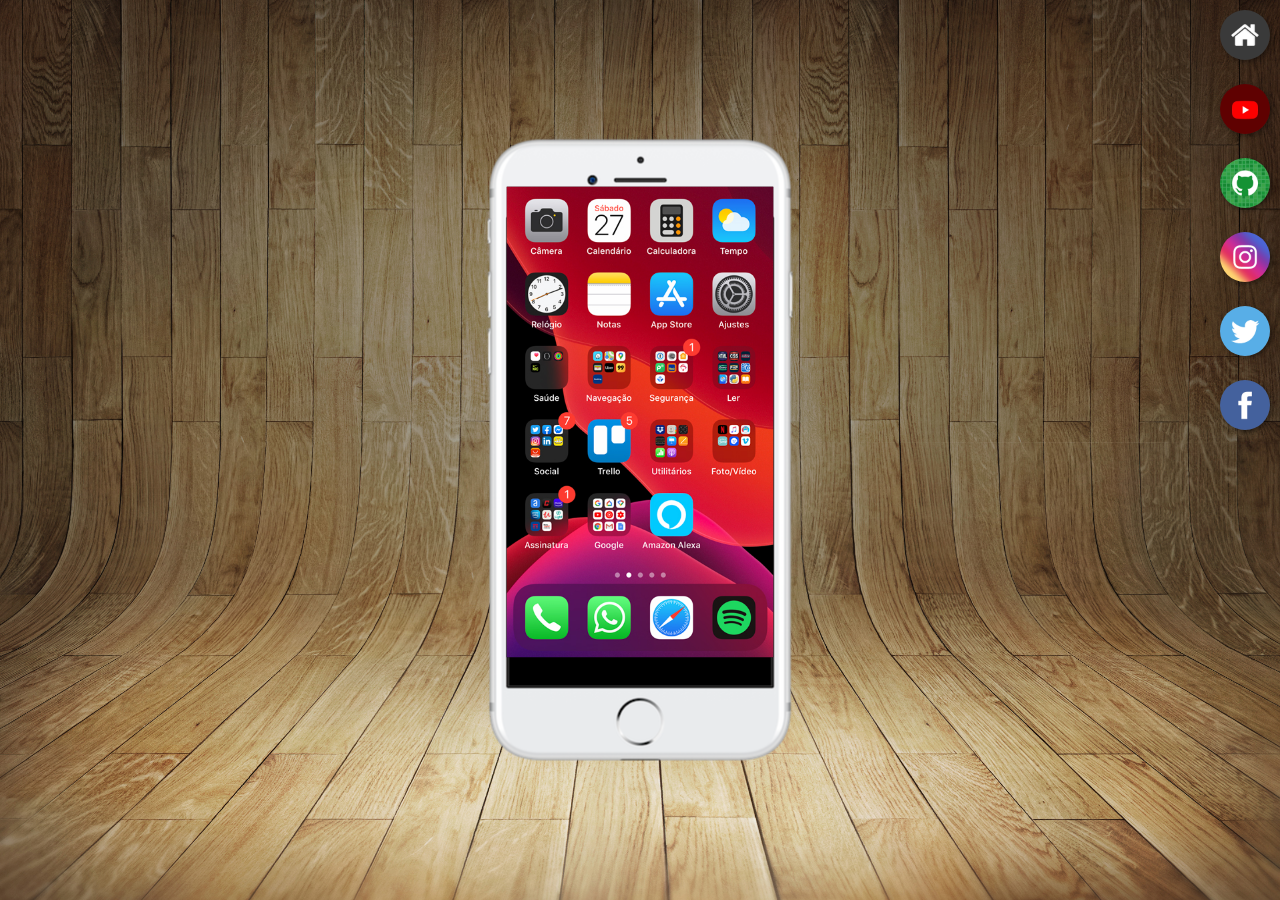
<file: index.html>
<!DOCTYPE html>
<html lang="pt-br">
<head>
    <meta charset="UTF-8">
    <meta name="viewport" content="width=device-width, initial-scale=1.0">
    <link rel="shortcut icon" href="favicon.ico" type="image/x-icon">
    <link rel="stylesheet" href="estilos/style.css">
    <title>Projeto Redes Sociais</title>
</head>
<body>
    <main>
        <section id="telefone">
            <iframe src="home.html" name="tela" id="tela" frameborder="0">
                Seu navegador não é compatível com isso.
            </iframe>f
        </section>
        <section id="redes-sociais">
            <a href="home.html" target="tela"><img src="imagens/logo-home.jpg" alt="Home"></a> <br>
            <a href="youtube.html" target="tela"><img src="imagens/logo-youtube.jpg" alt="YouTube"></a><br>
            <a href="github.html" target="tela"><img src="imagens/logo-github.jpg" alt="HitHub"></a><br>
            <a href="instagram.html" target="tela"><img src="imagens/logo-instagram.jpg" alt="Instagram"></a><br>
            <a href="twitter.html" target="tela"><img src="imagens/logo-twitter.jpg" alt="Twitter"></a><br>
            <a href="facebook.html" target="tela"><img src="imagens/logo-facebook.jpg" alt="Facebook"></a>
        </section>
    </main>
</body>
</html>
</file>
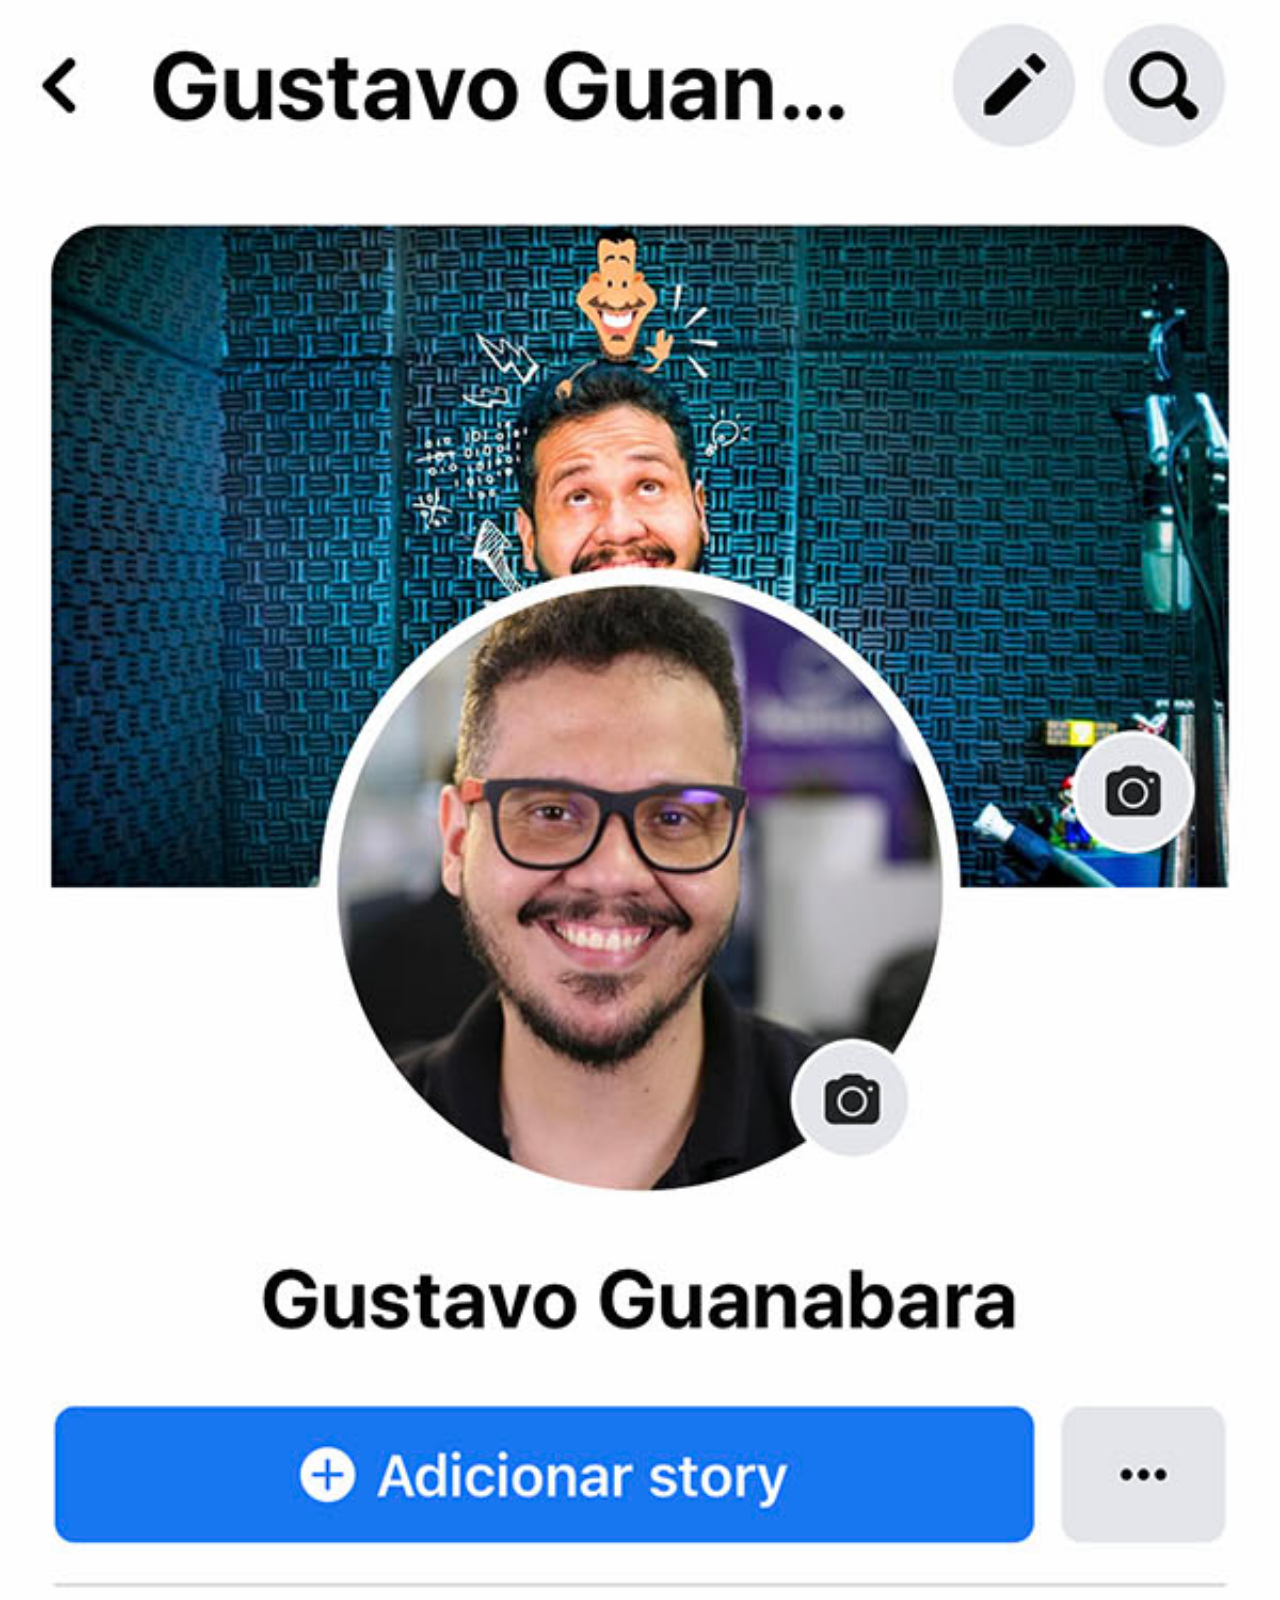
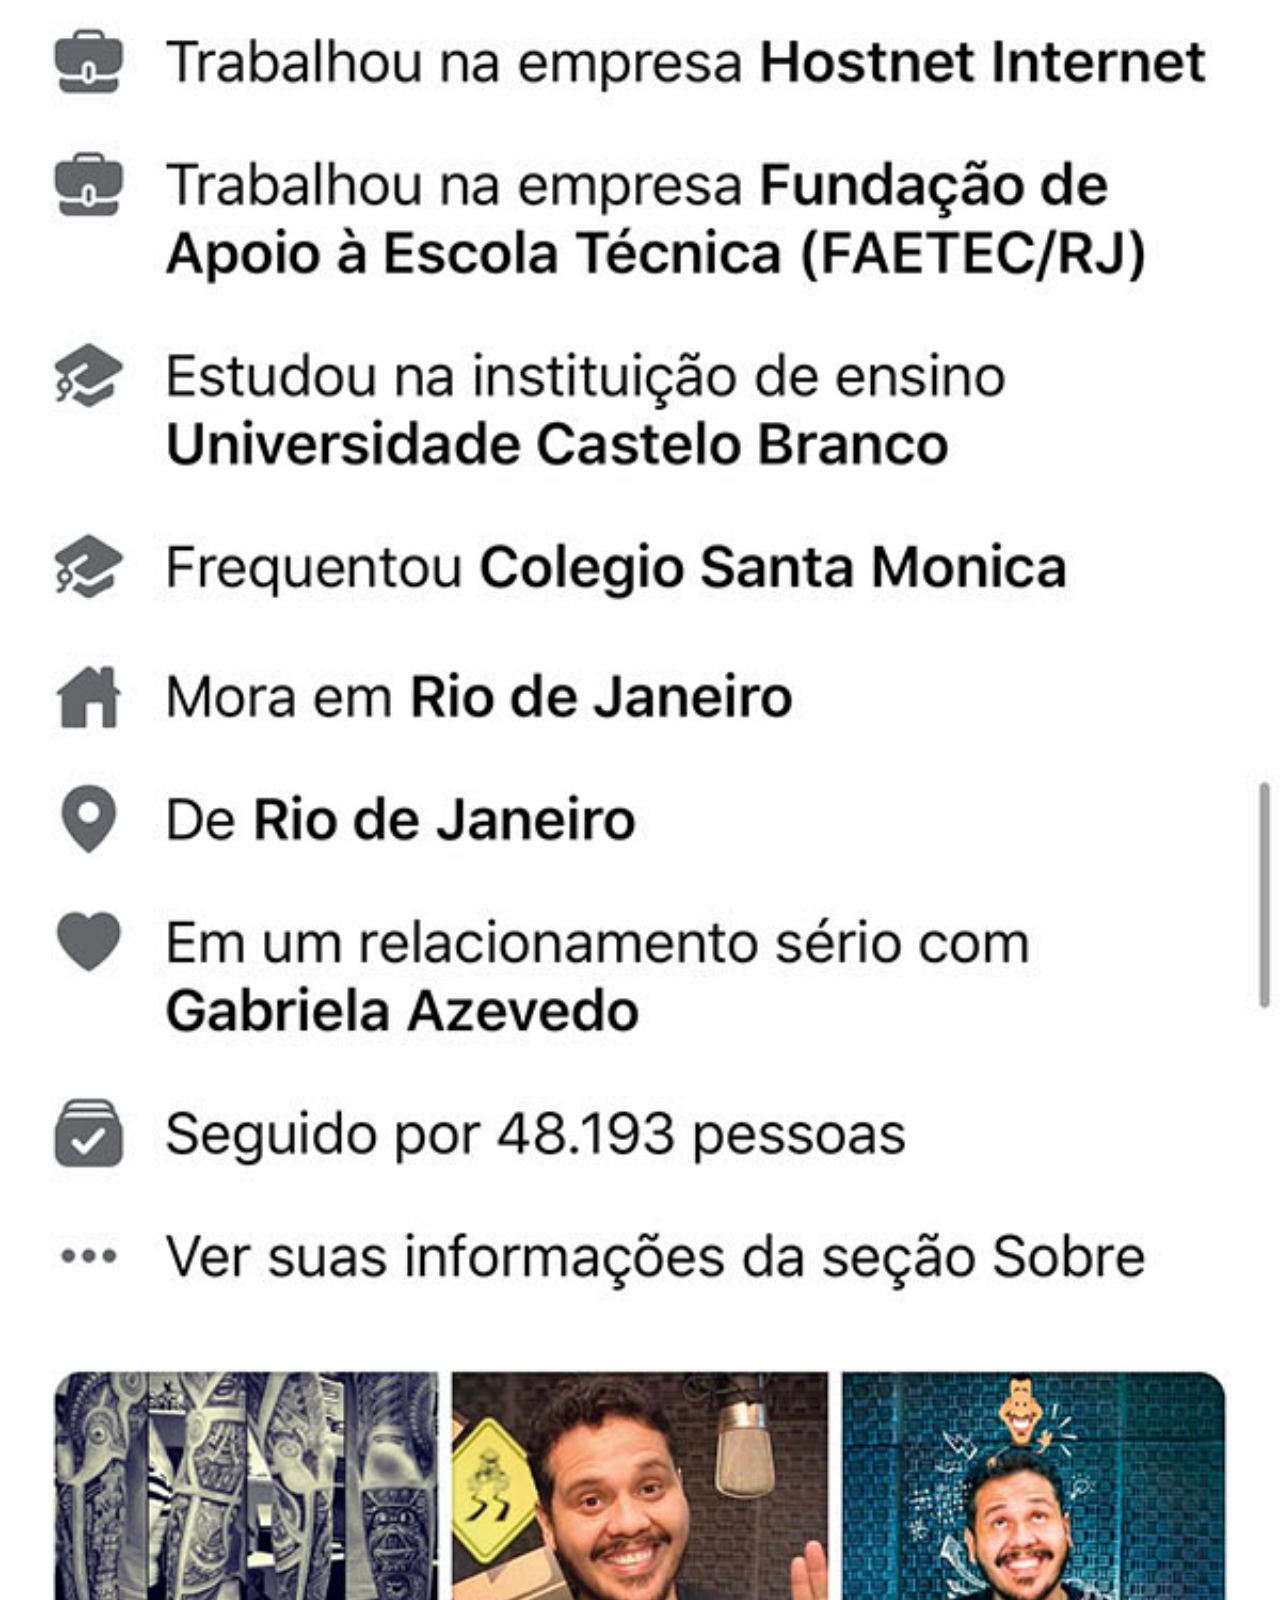
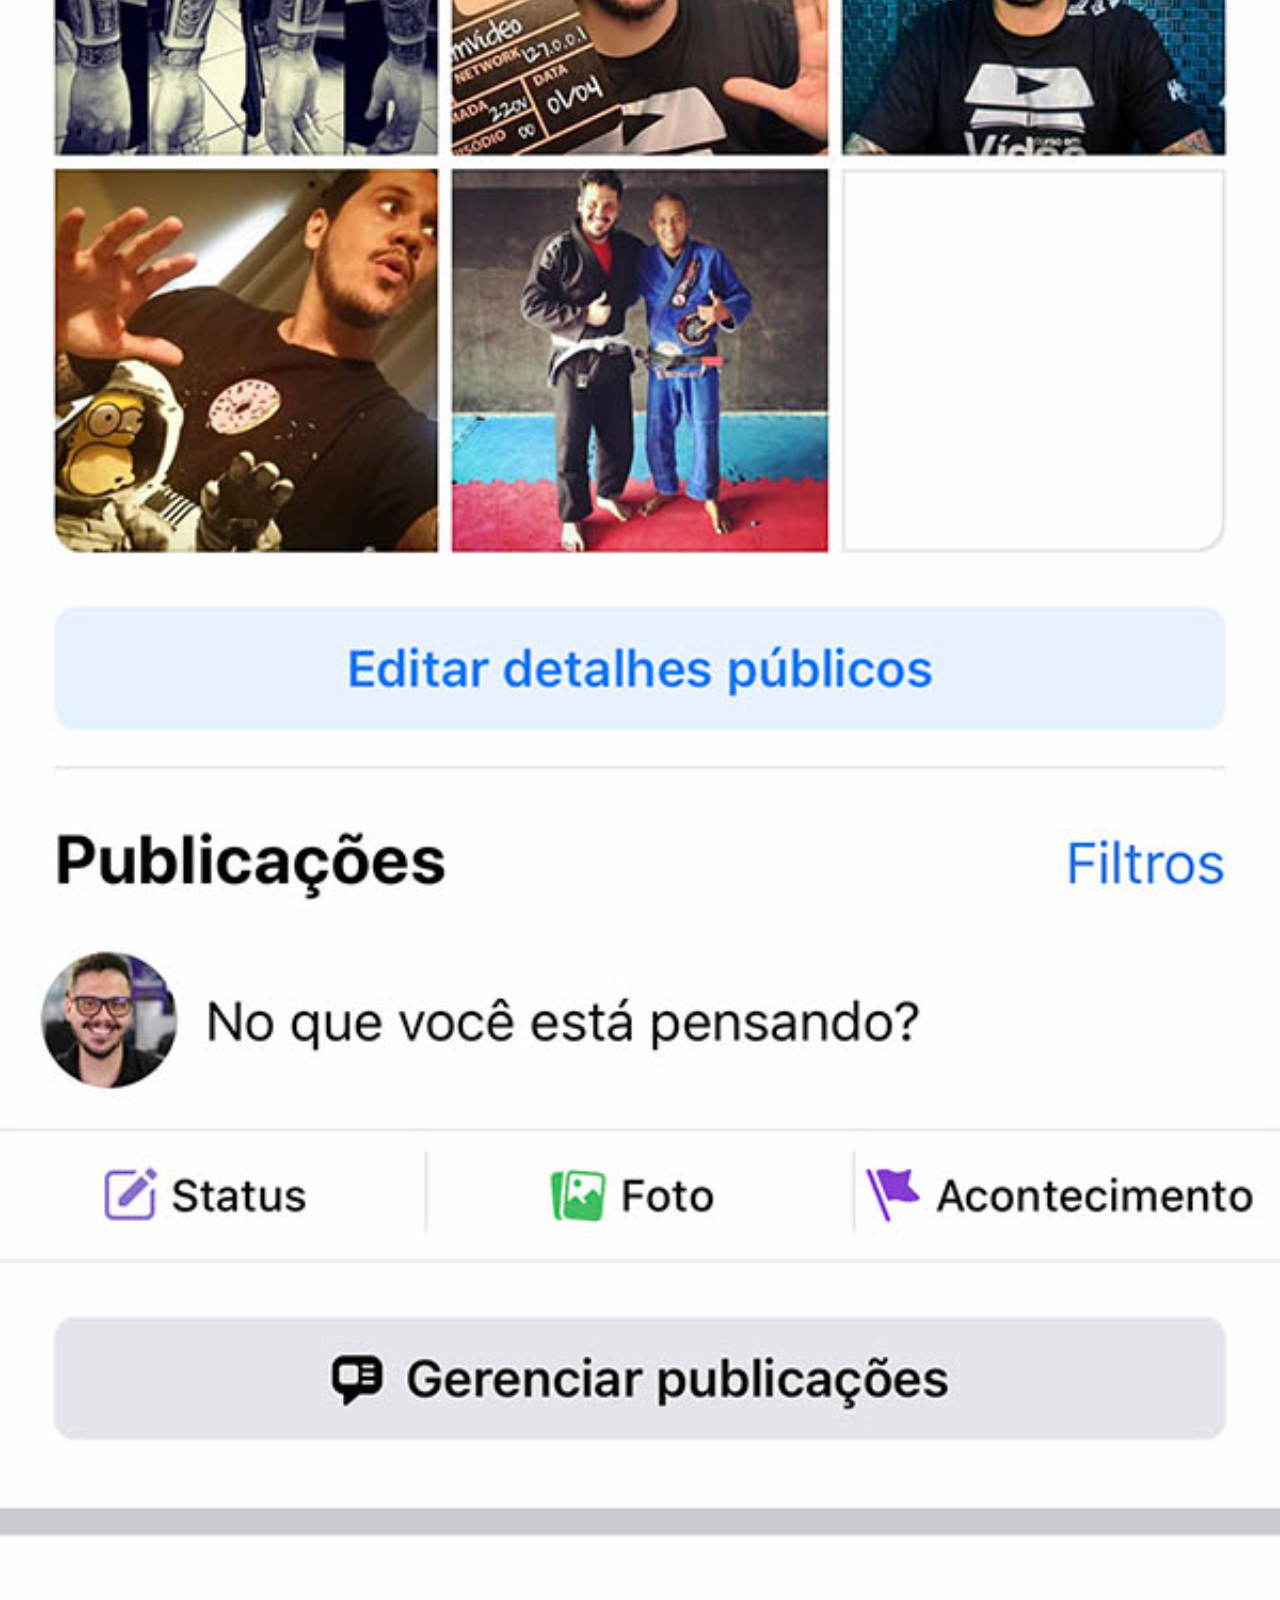
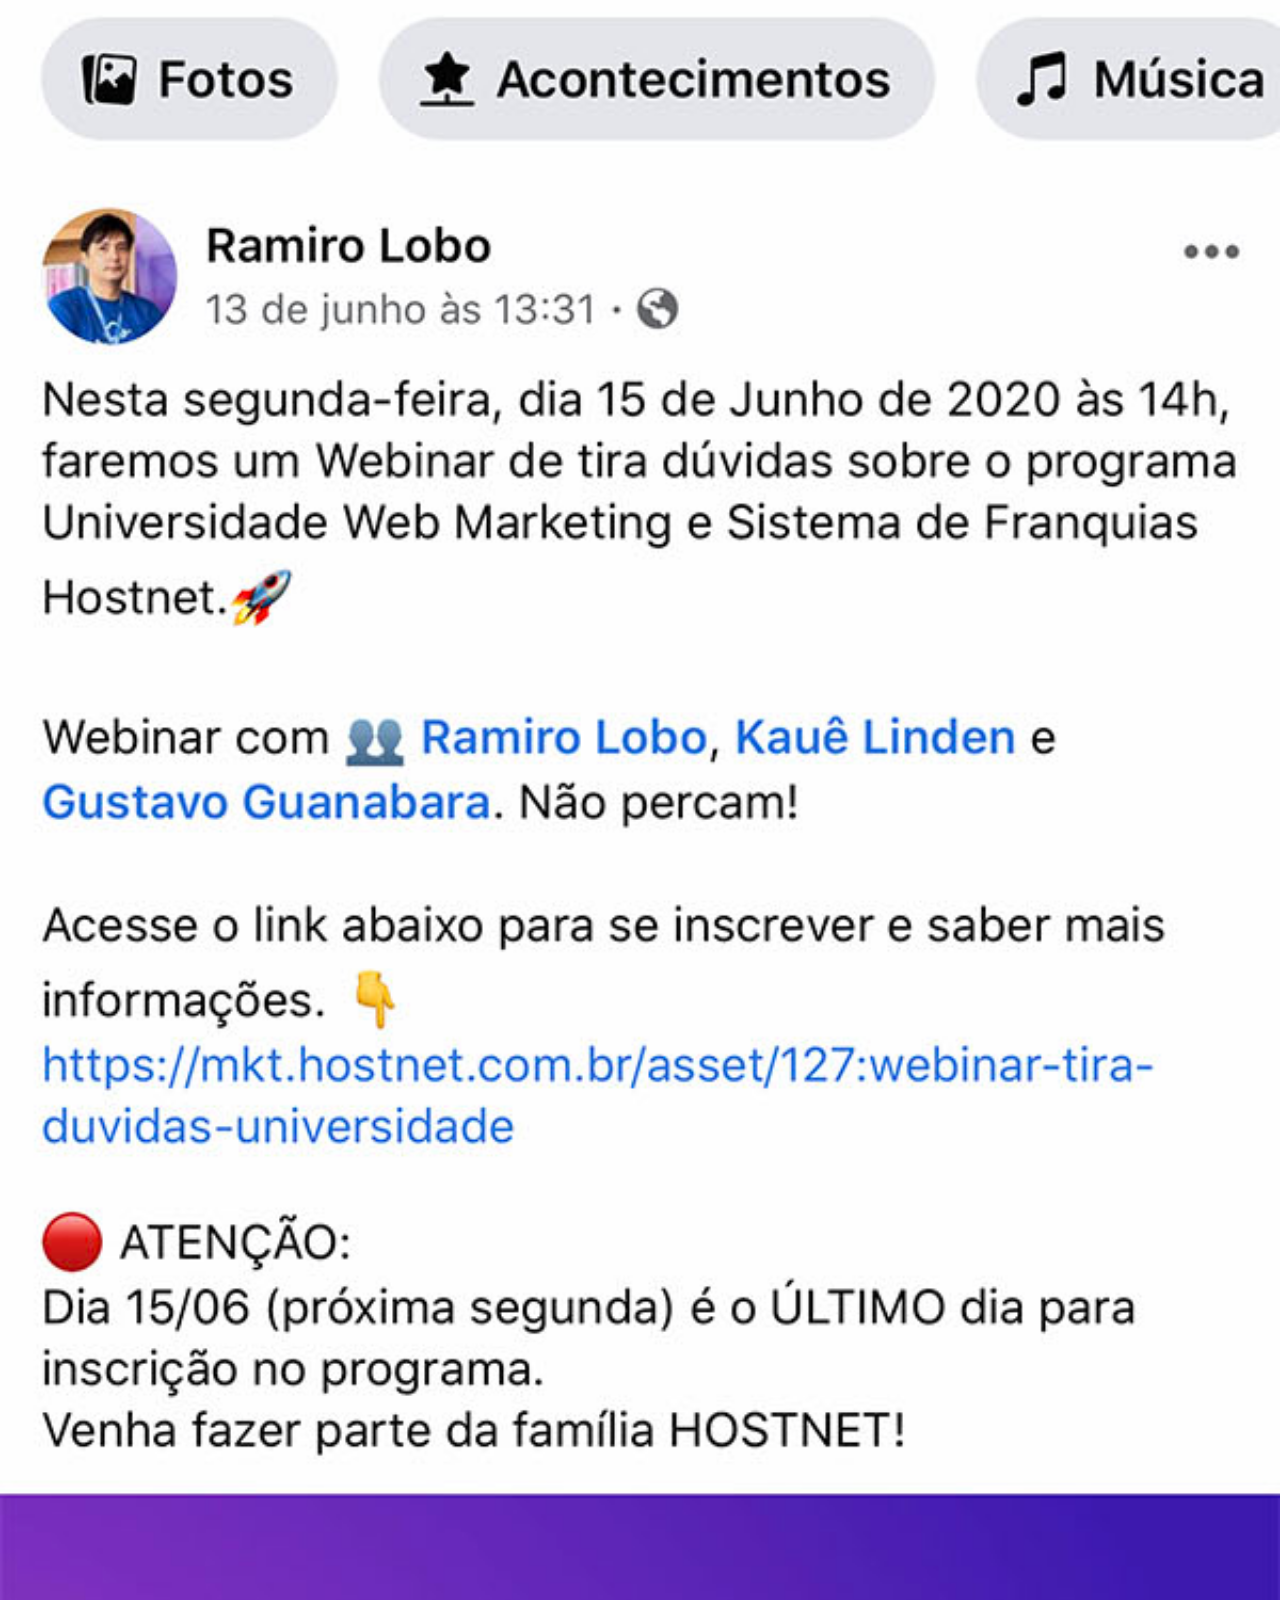
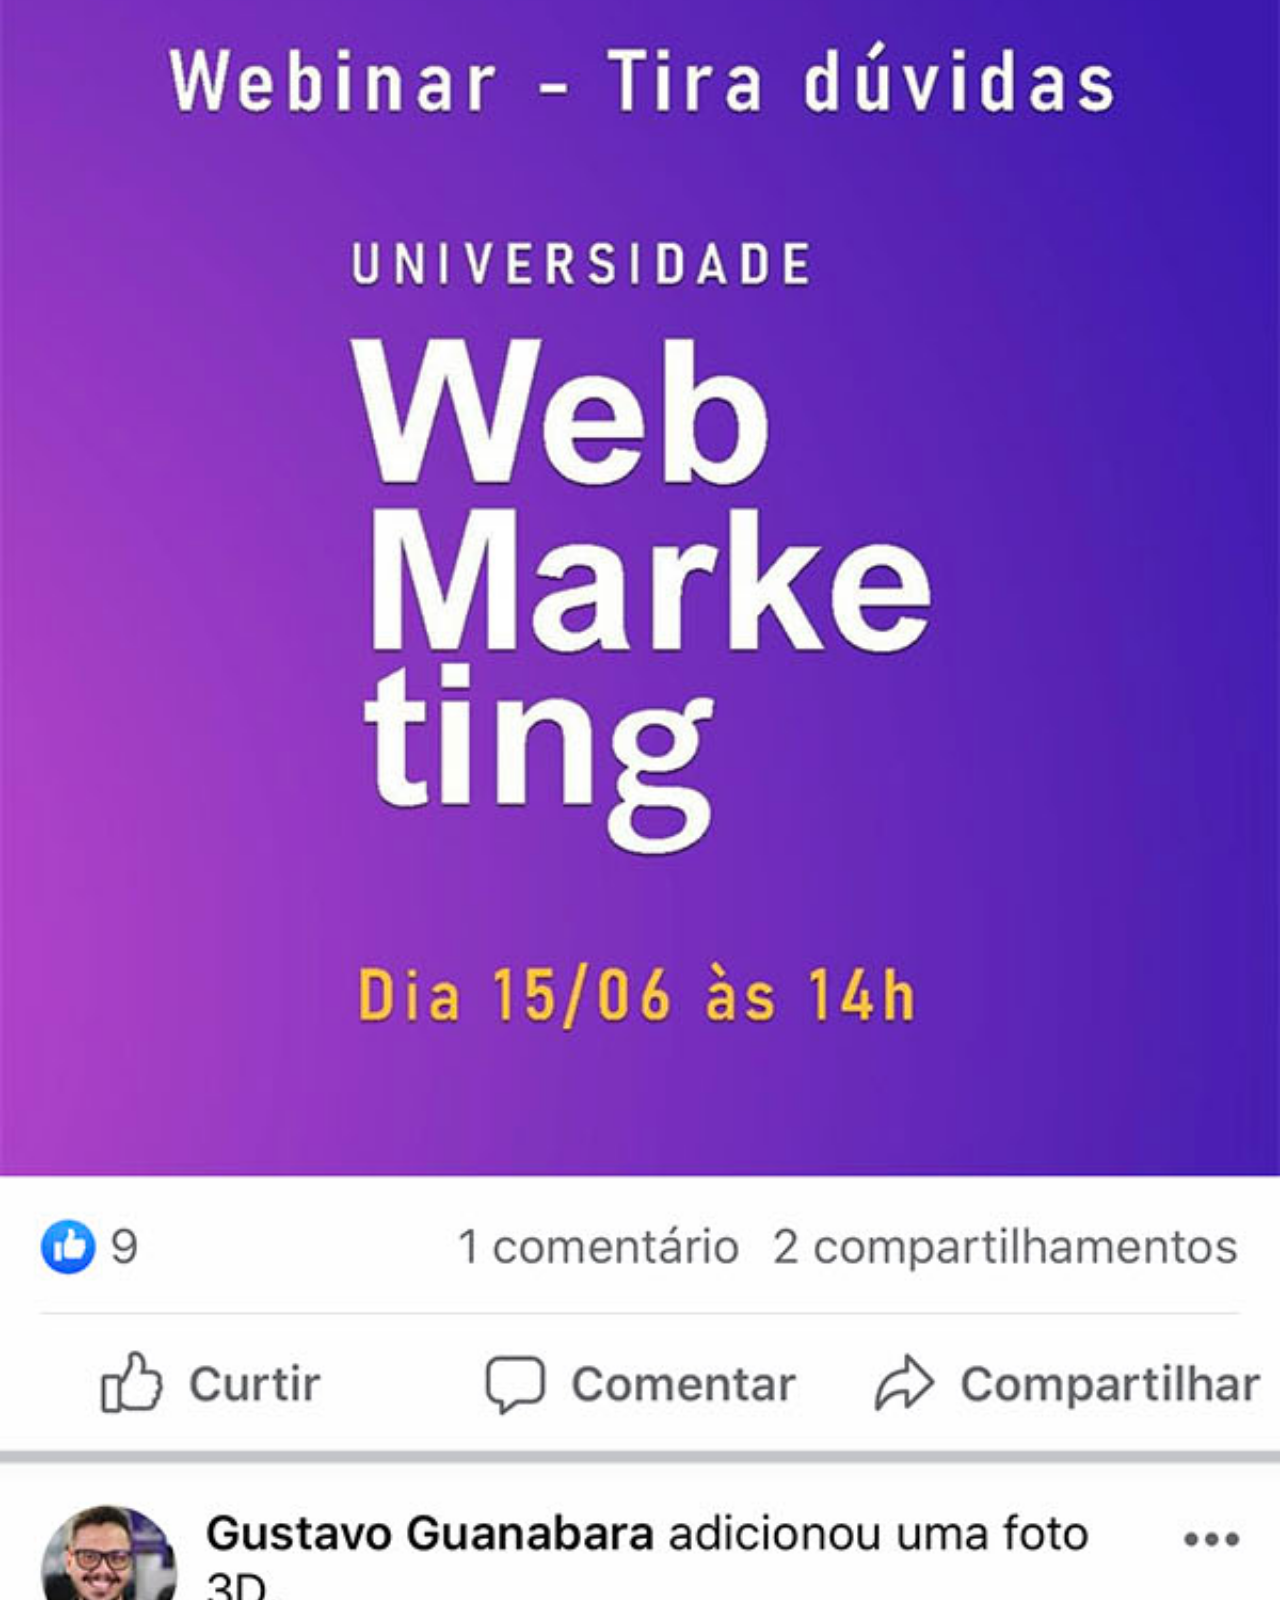
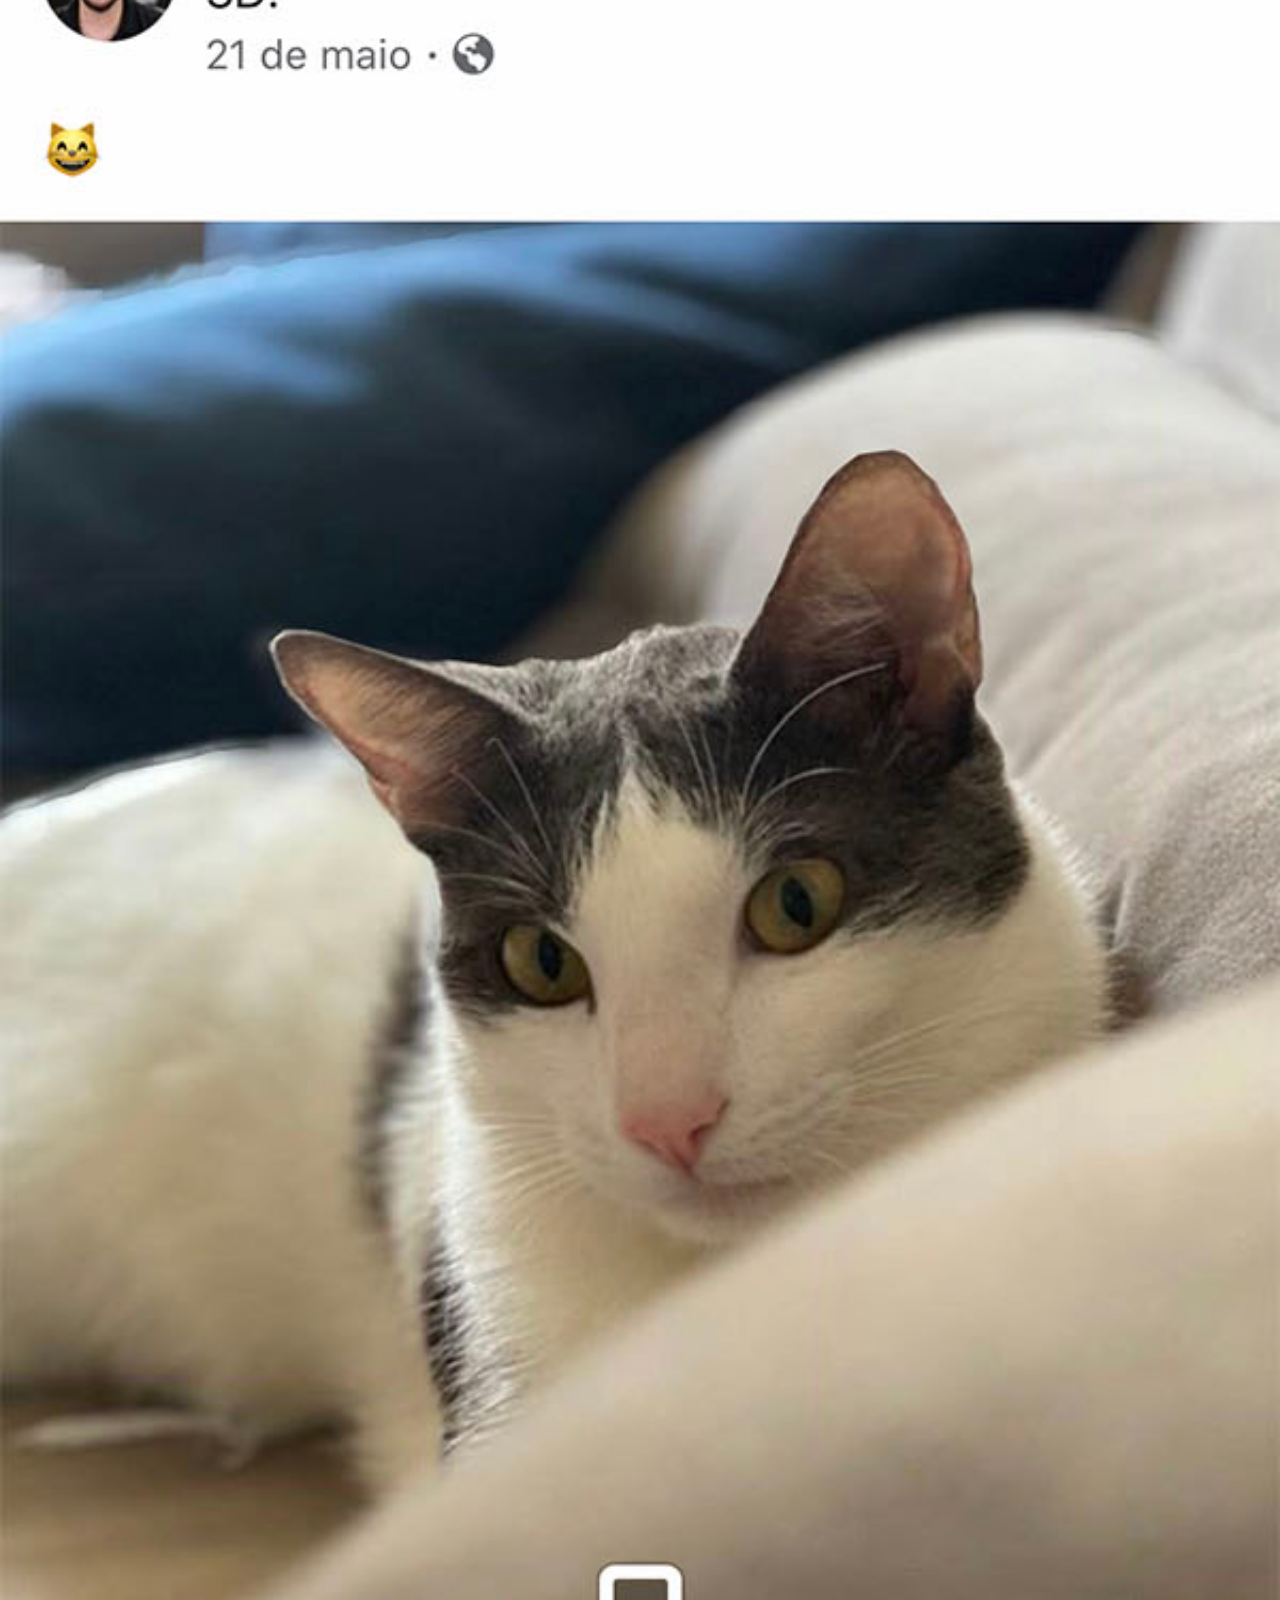
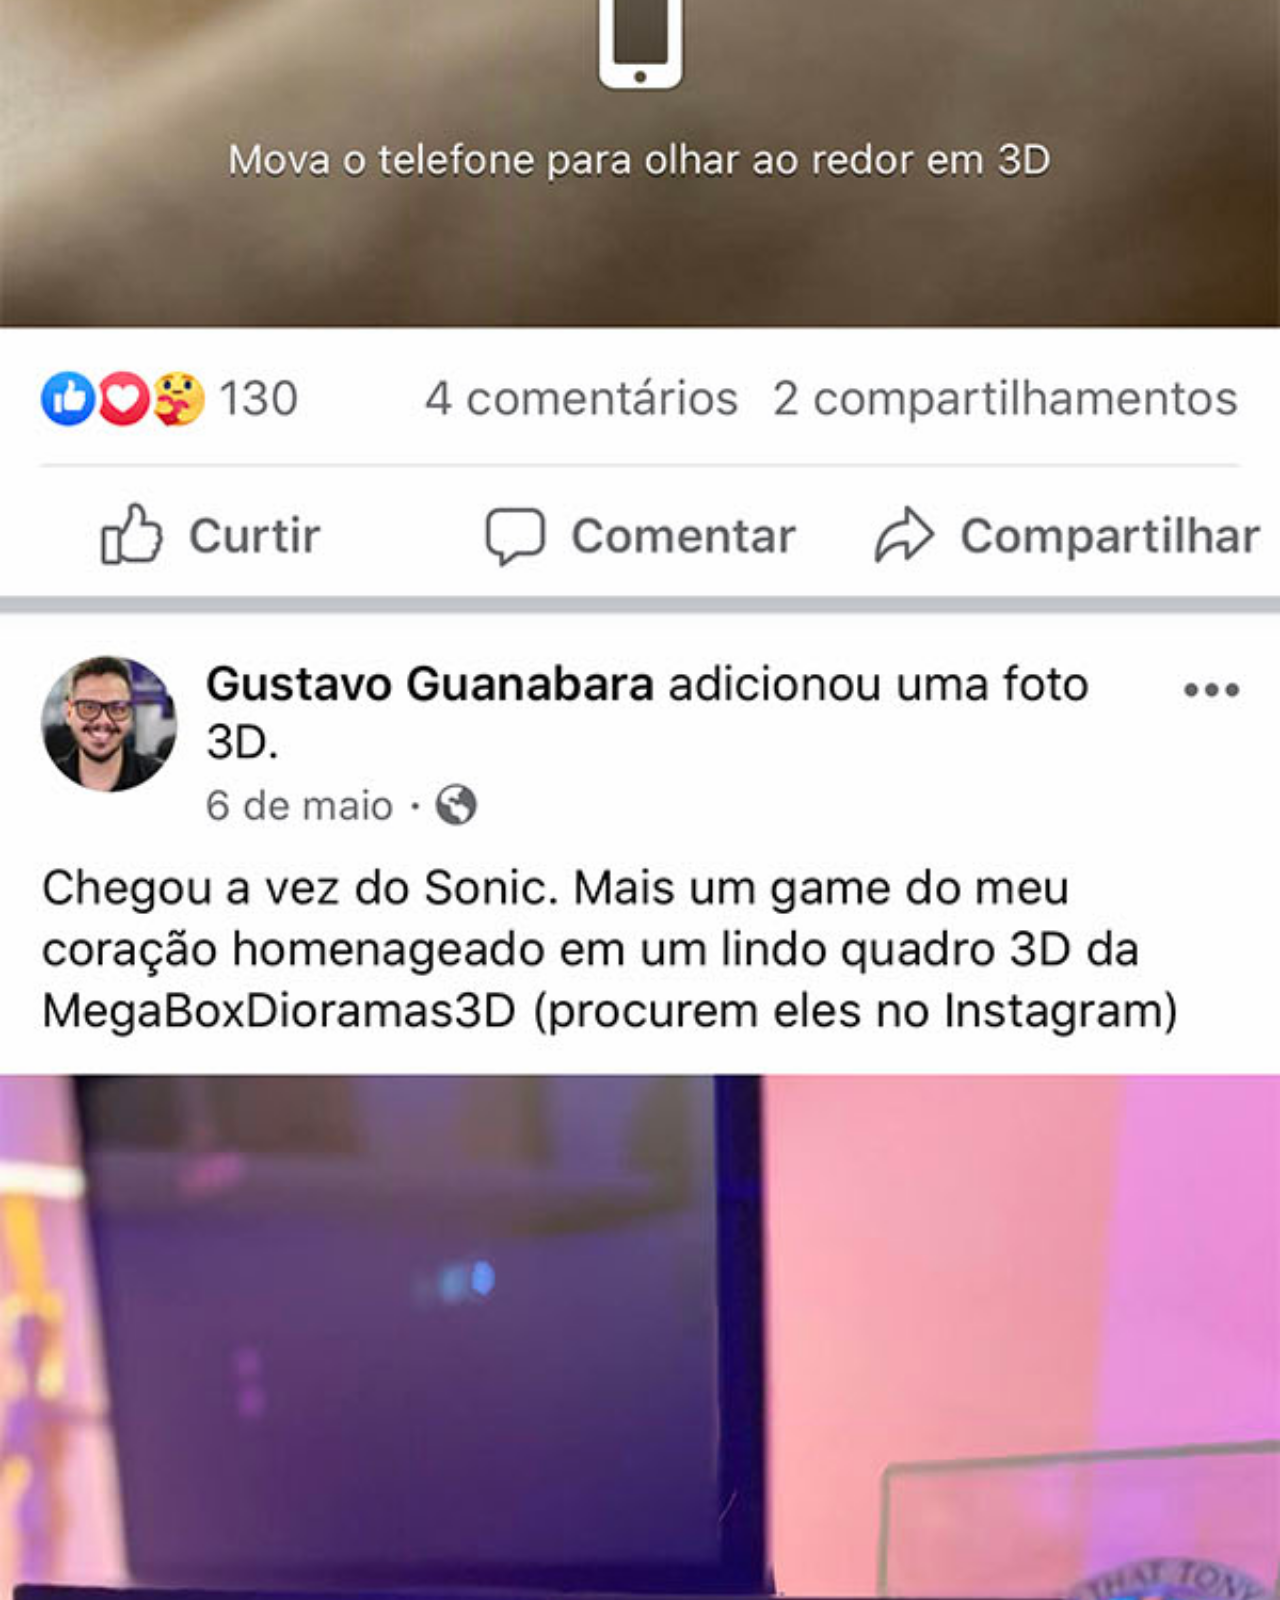
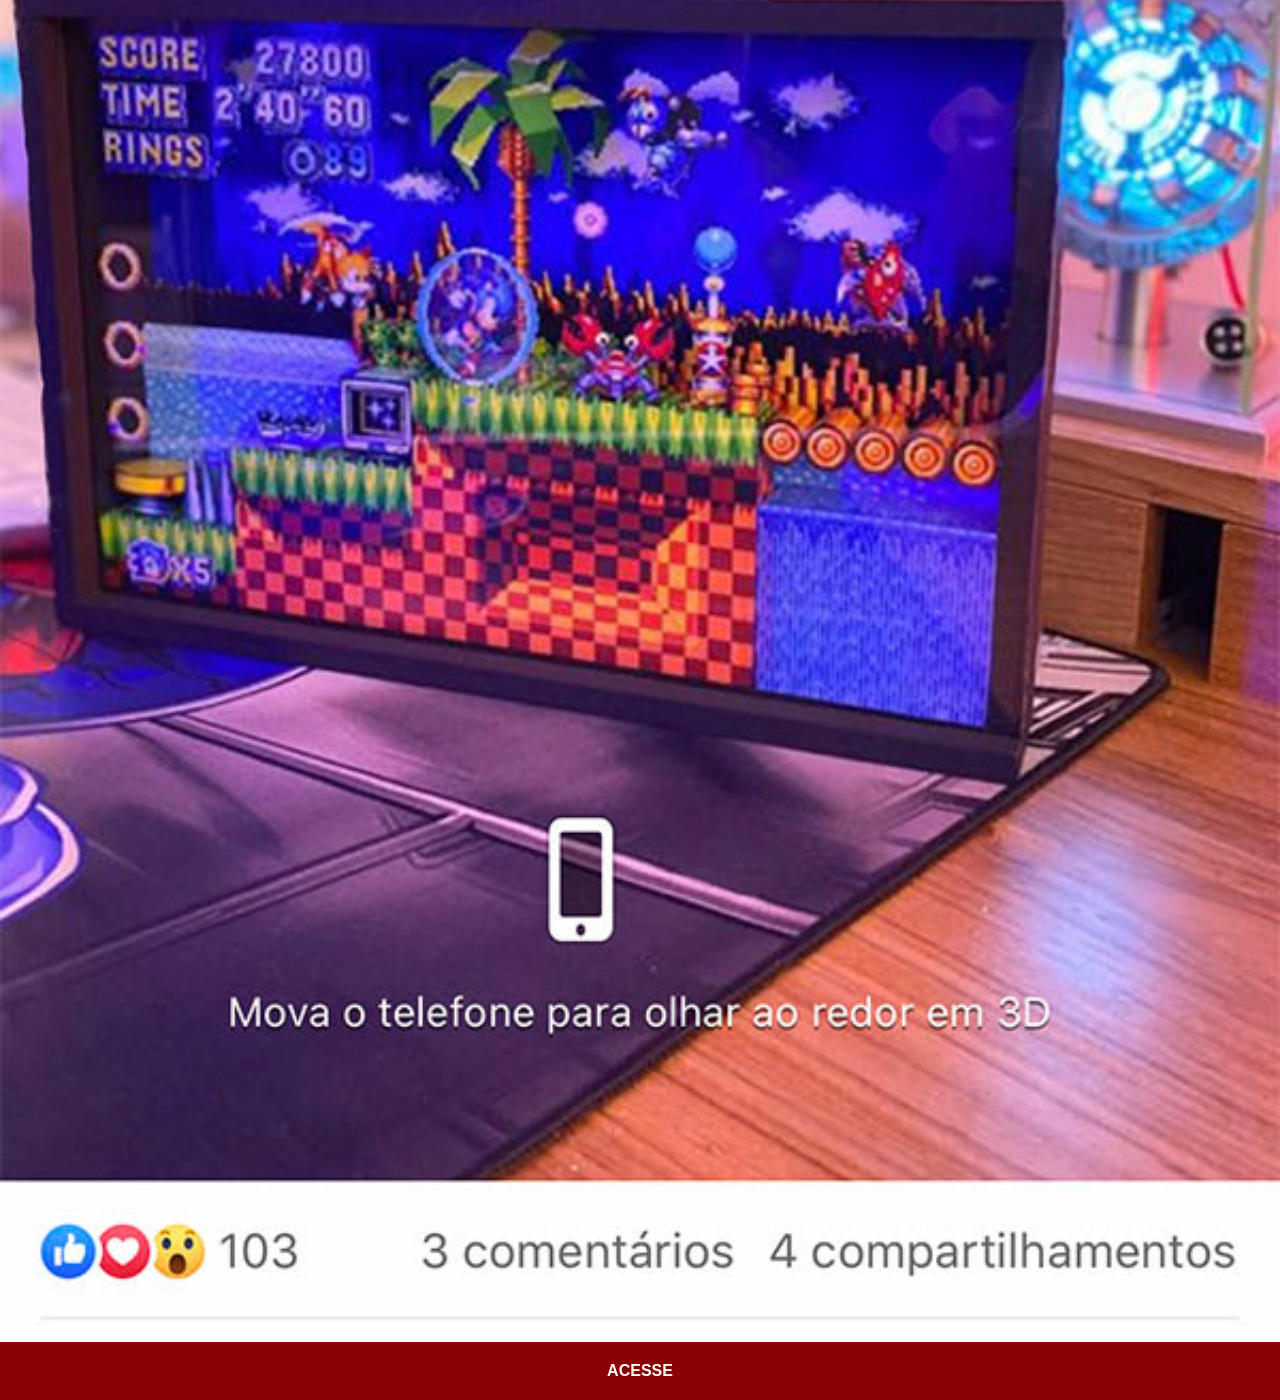
<file: facebook.html>
<!DOCTYPE html>
<html lang="pt-br">
<head>
    <meta charset="UTF-8">
    <meta name="viewport" content="width=device-width, initial-scale=1.0">
    <title>Facebook</title>
    <link rel="stylesheet" href="estilos/social.css">
</head>
<body>
    <img src="imagens/tela-facebook.jpg" alt="Facebook">
    <a href="https://www.facebook.com/CursosEmVideo/?locale=pt_BR" target="_blank">ACESSE</a>
</body>
</html>
</file>
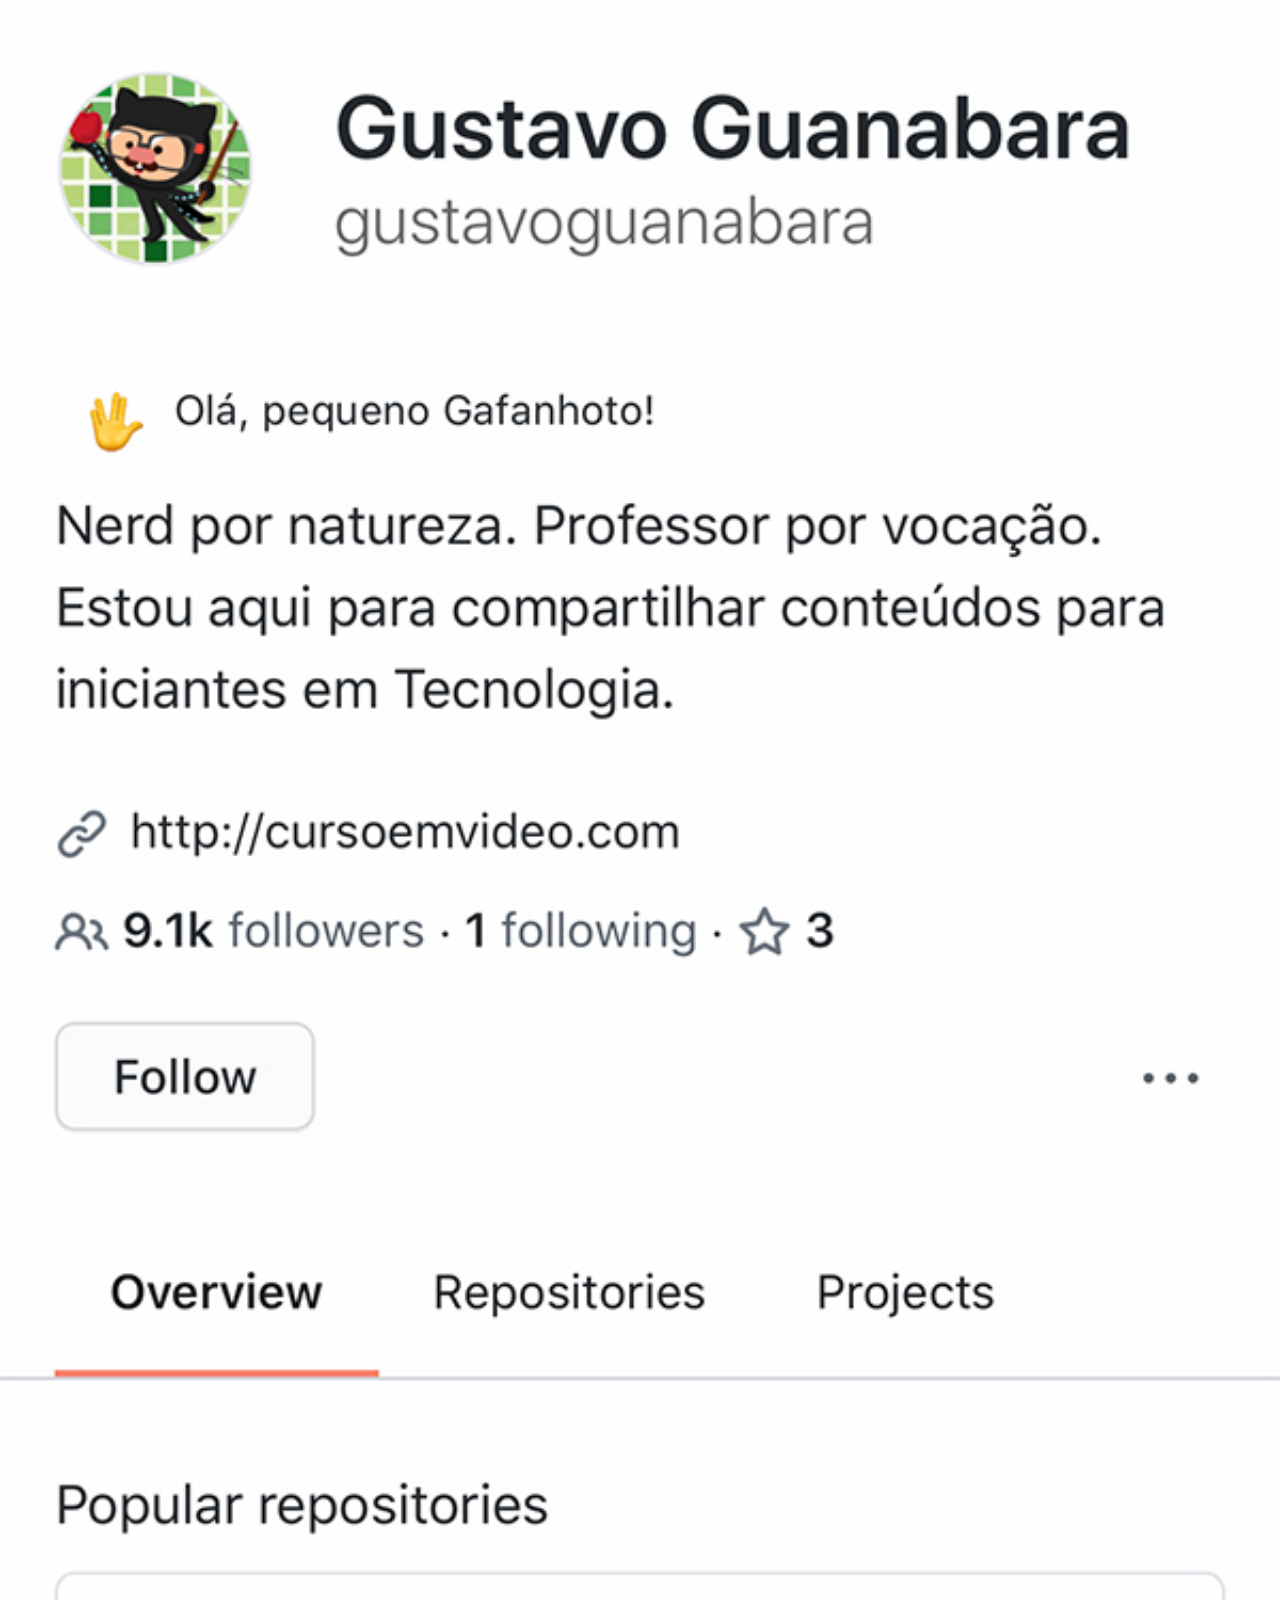
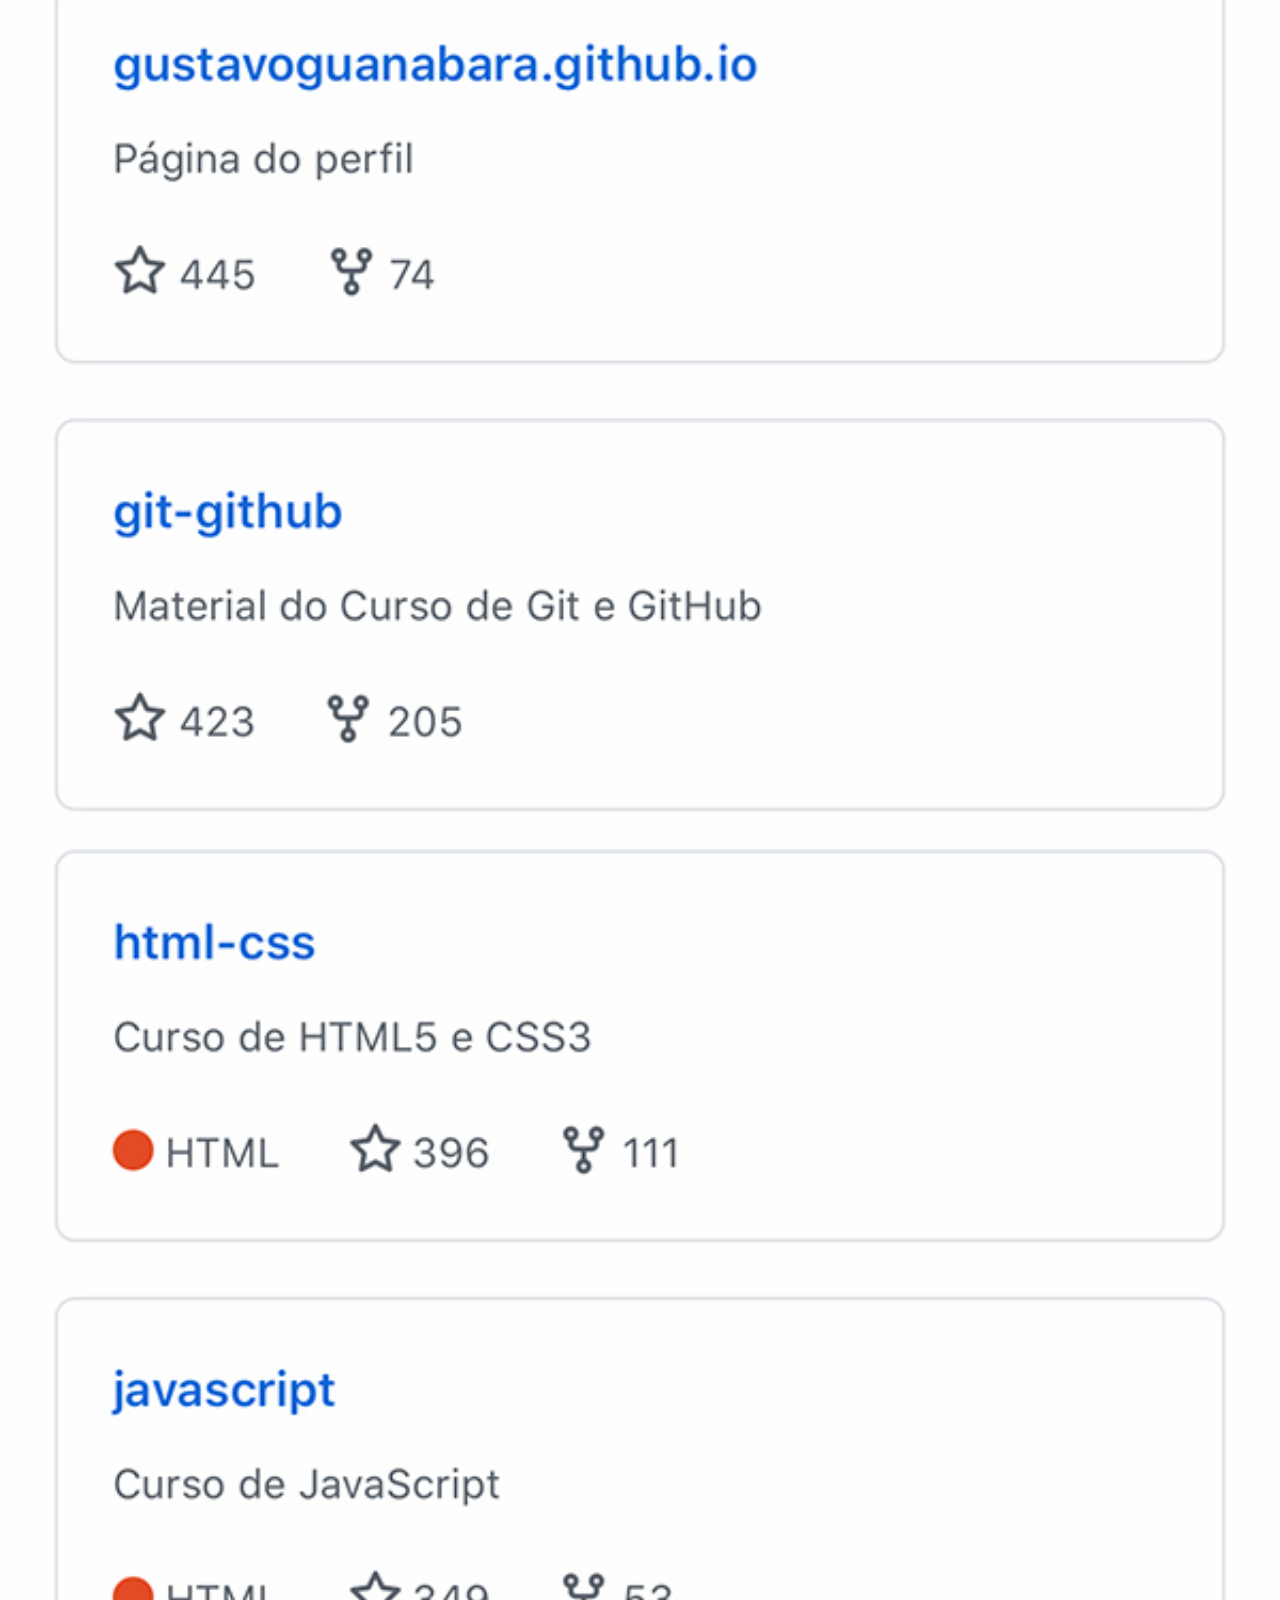
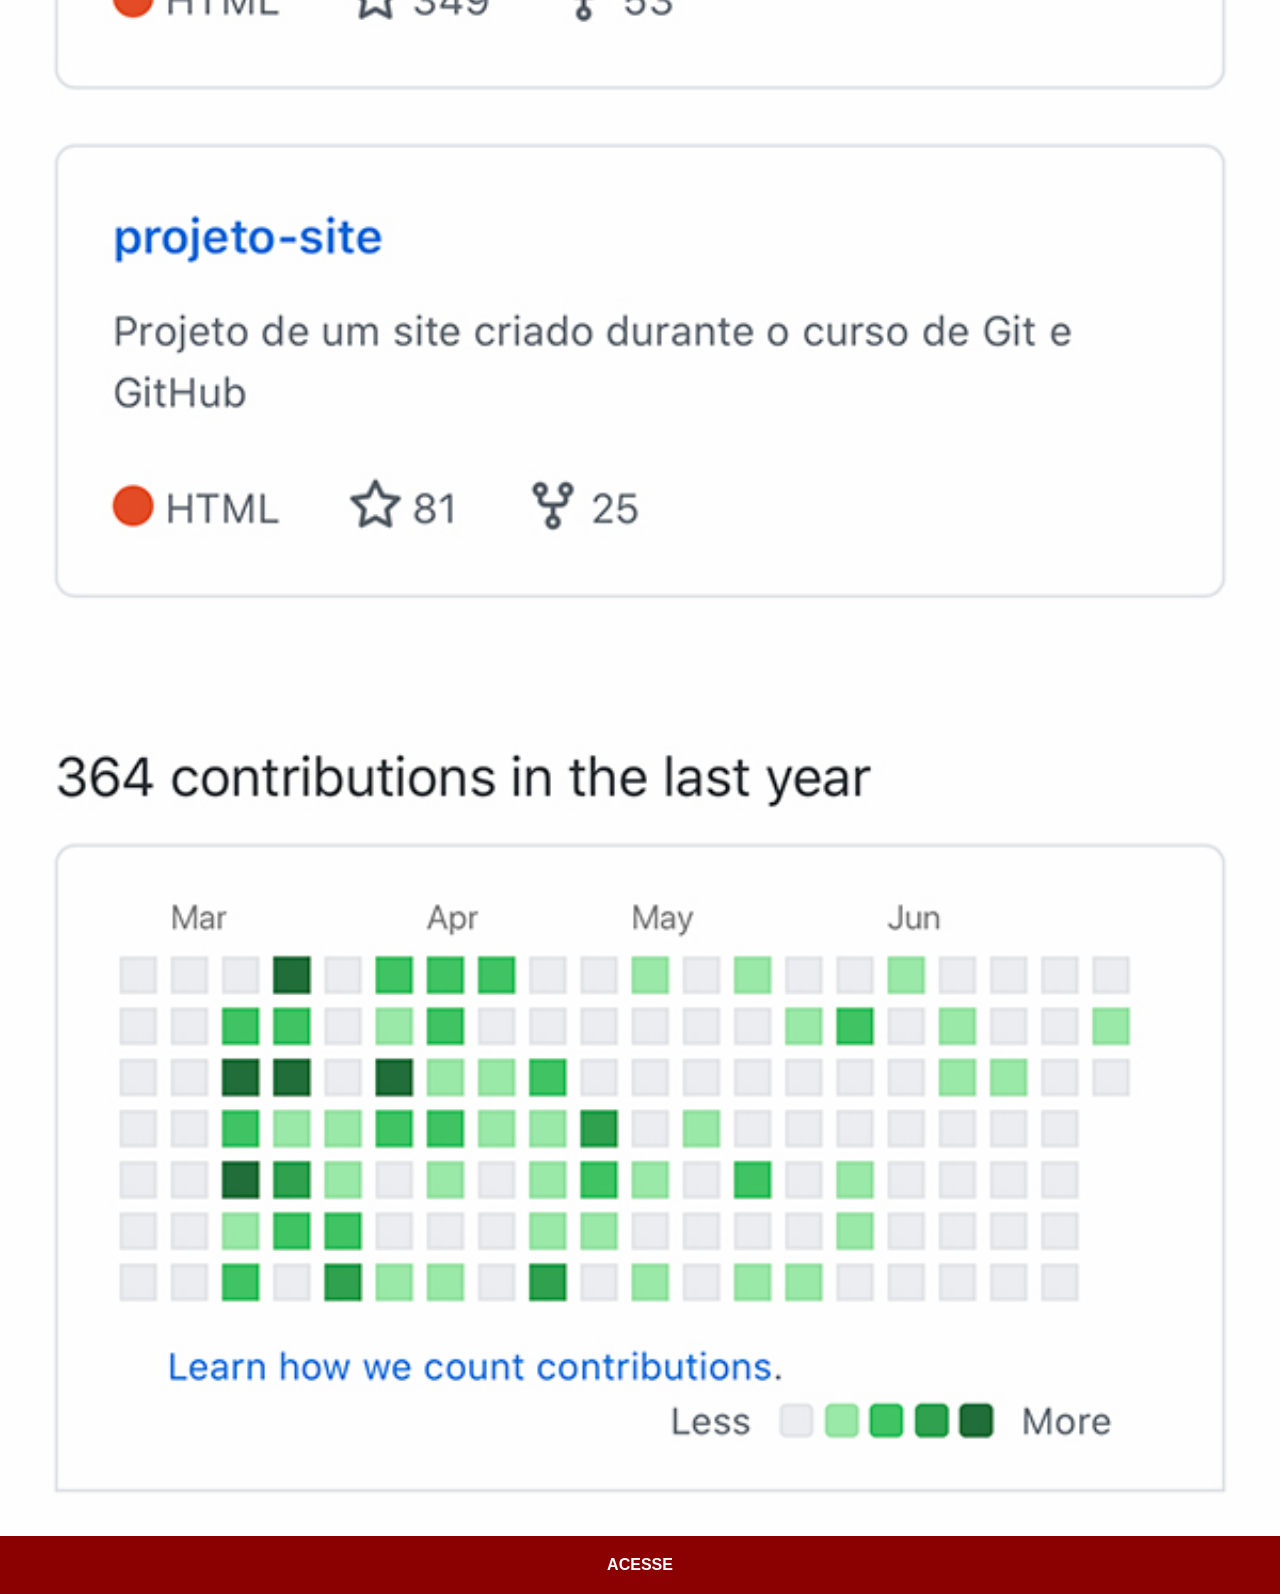
<file: github.html>
<!DOCTYPE html>
<html lang="pt-br">
<head>
    <meta charset="UTF-8">
    <meta name="viewport" content="width=device-width, initial-scale=1.0">
    <title>GitHub</title>
    <link rel="stylesheet" href="estilos/social.css">
</head>
<body>
    <img src="imagens/tela-github.jpg" alt="GitHub">
    <a href="https://github.com/cursoemvideo" target="_blank">ACESSE</a>
</body>
</html>
</file>
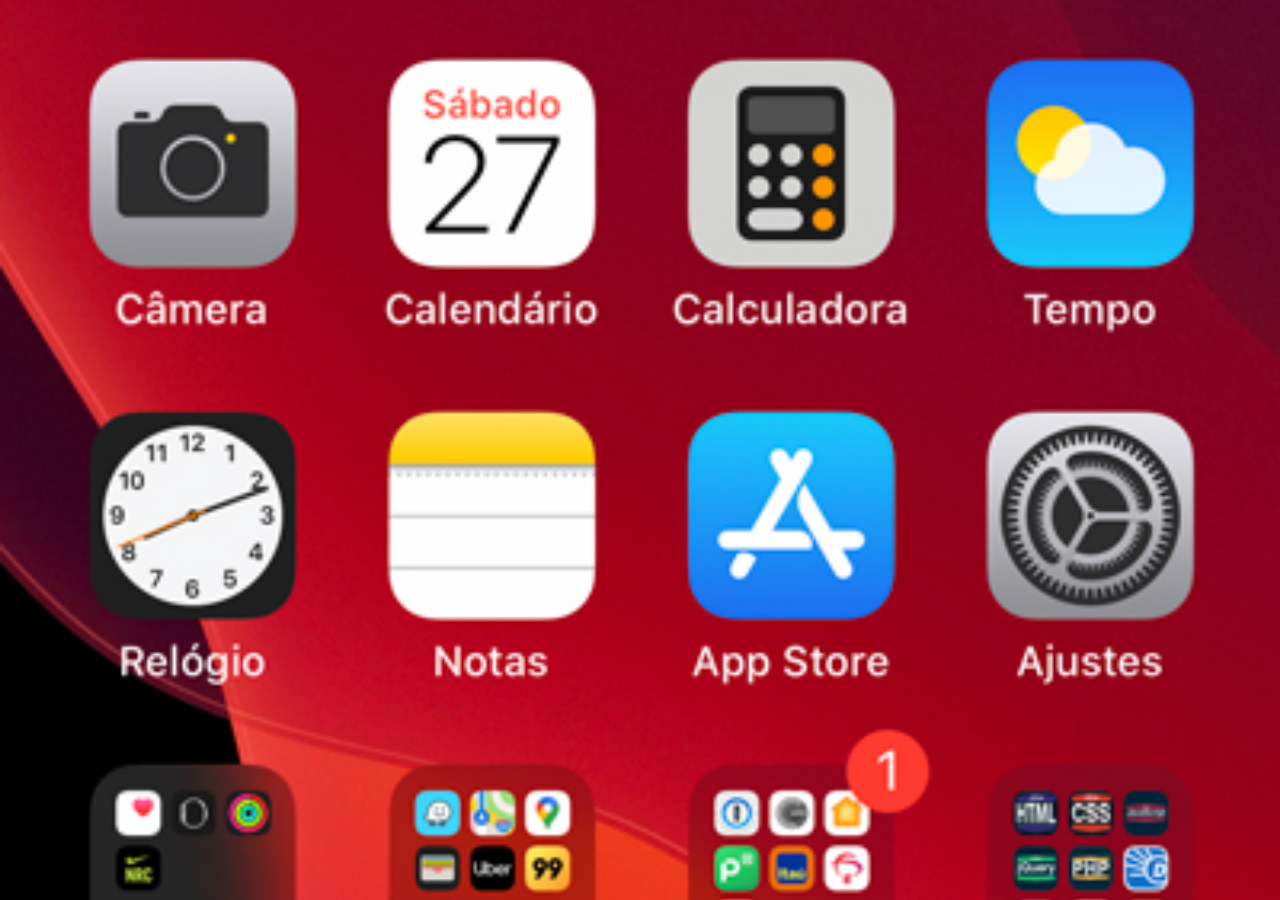
<file: home.html>
<!DOCTYPE html>
<html lang="pt-br">
<head>
    <meta charset="UTF-8">
    <meta name="viewport" content="width=device-width, initial-scale=1.0">
    <title>Home</title>
    <style>
        *{
            margin: 0;
            padding: 0;
        }

        body {
            width: 100vw;
            height: 100vh;
            background: black url(imagens/tela-home.jpg) no-repeat top center;
            background-size: cover;
        }
    </style>
</head>
<body>
    
</body>
</html>
</file>
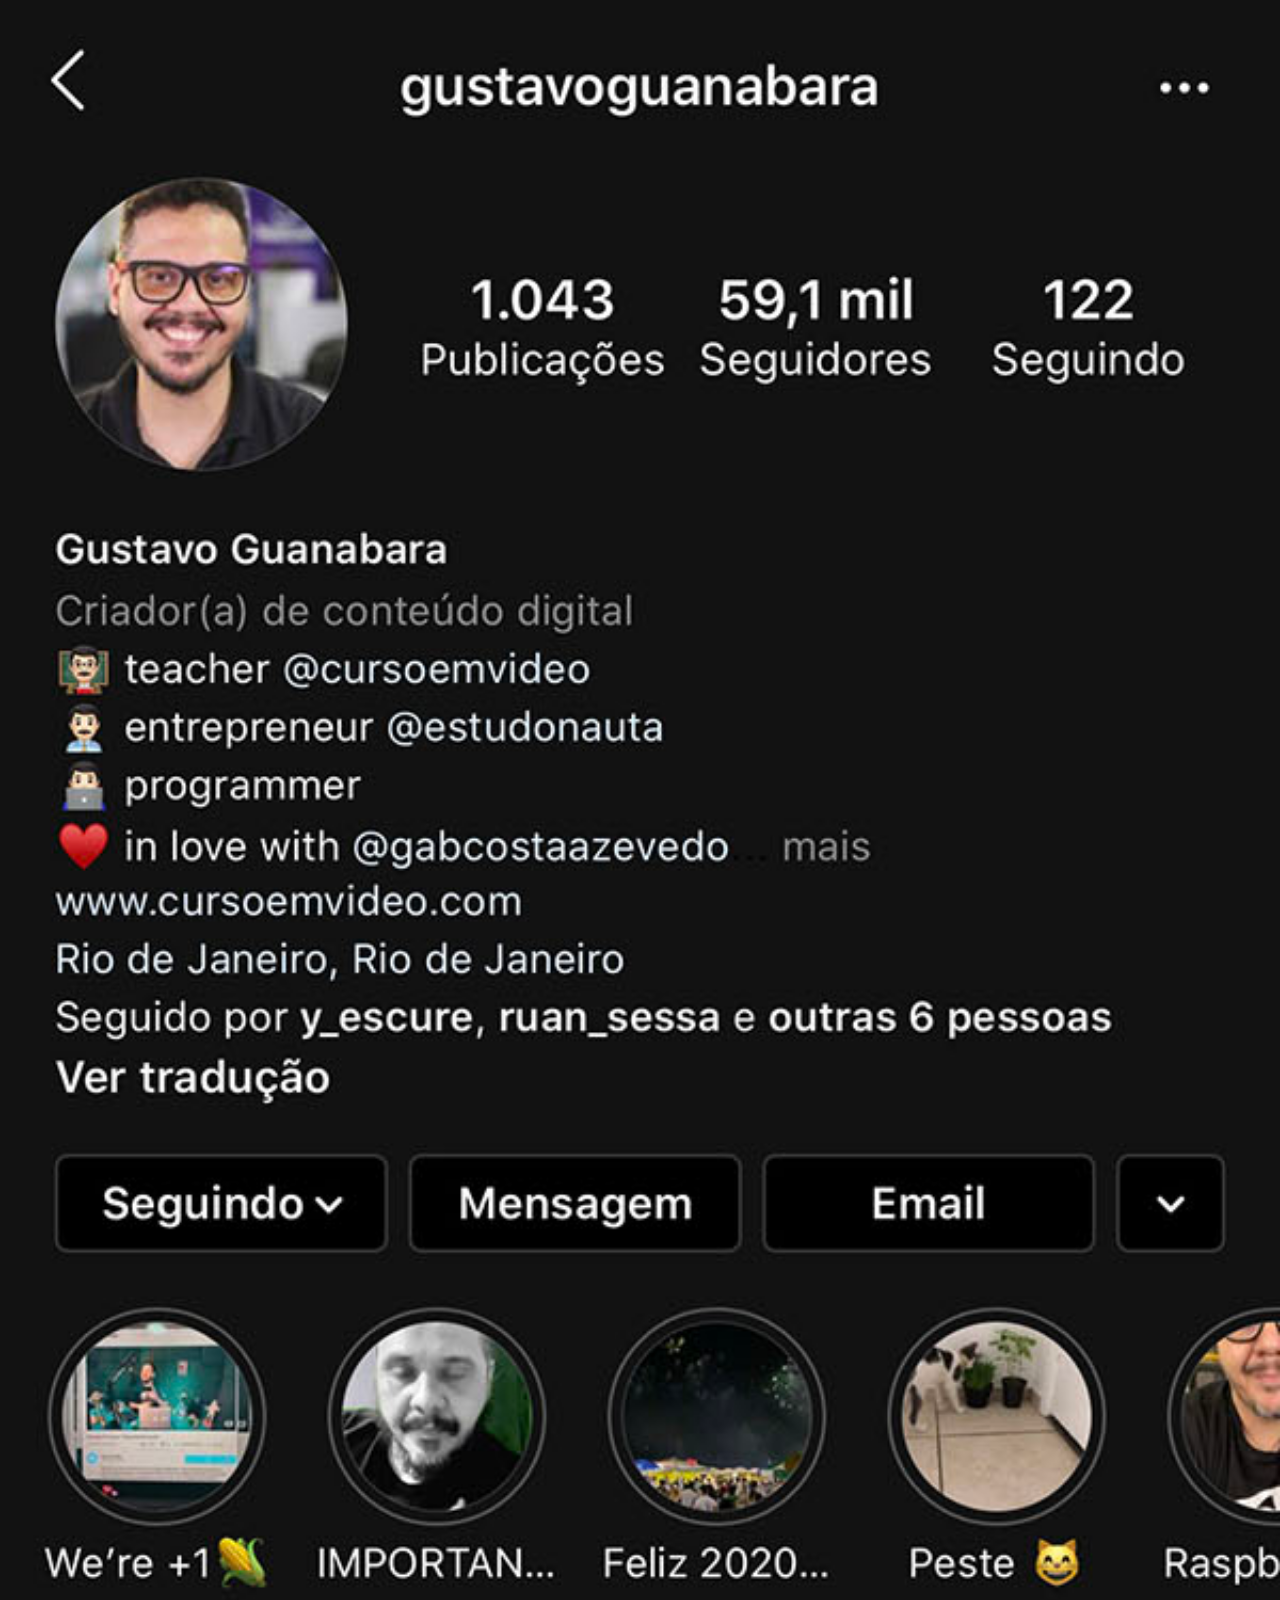
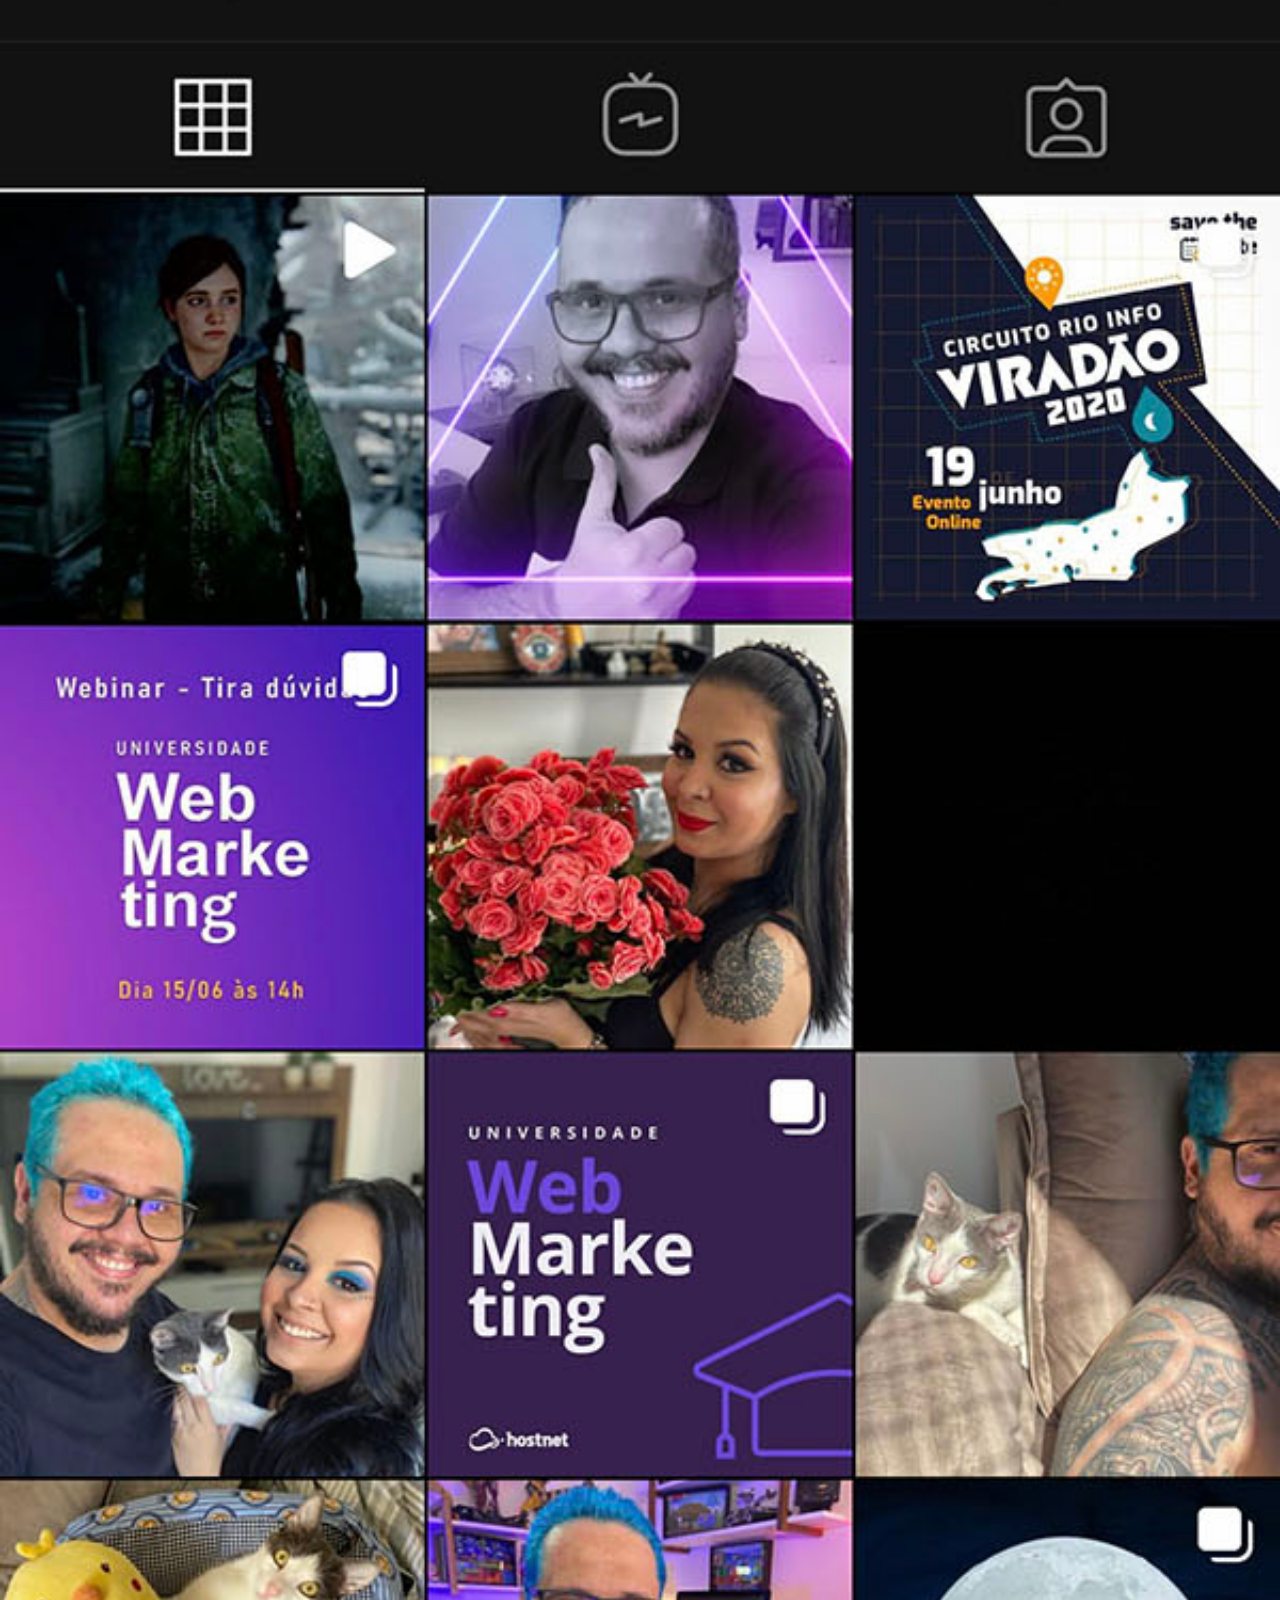
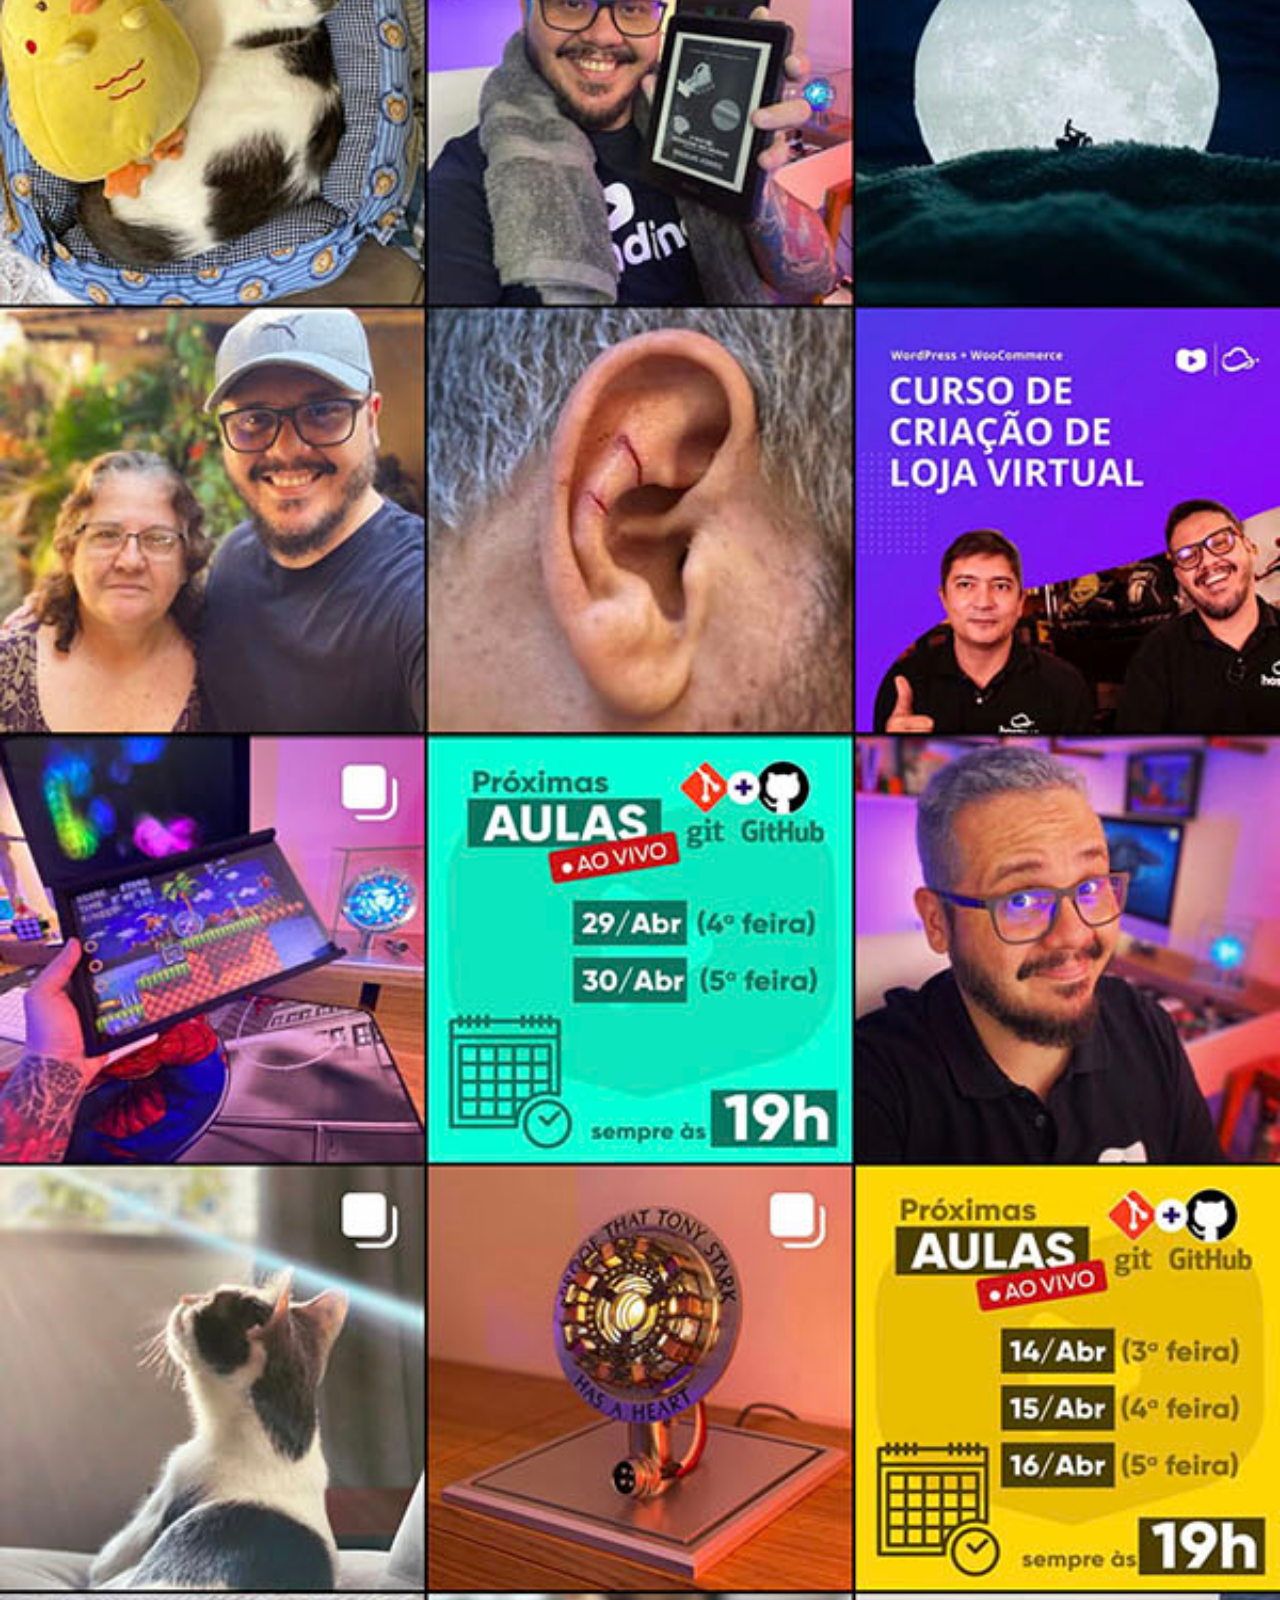
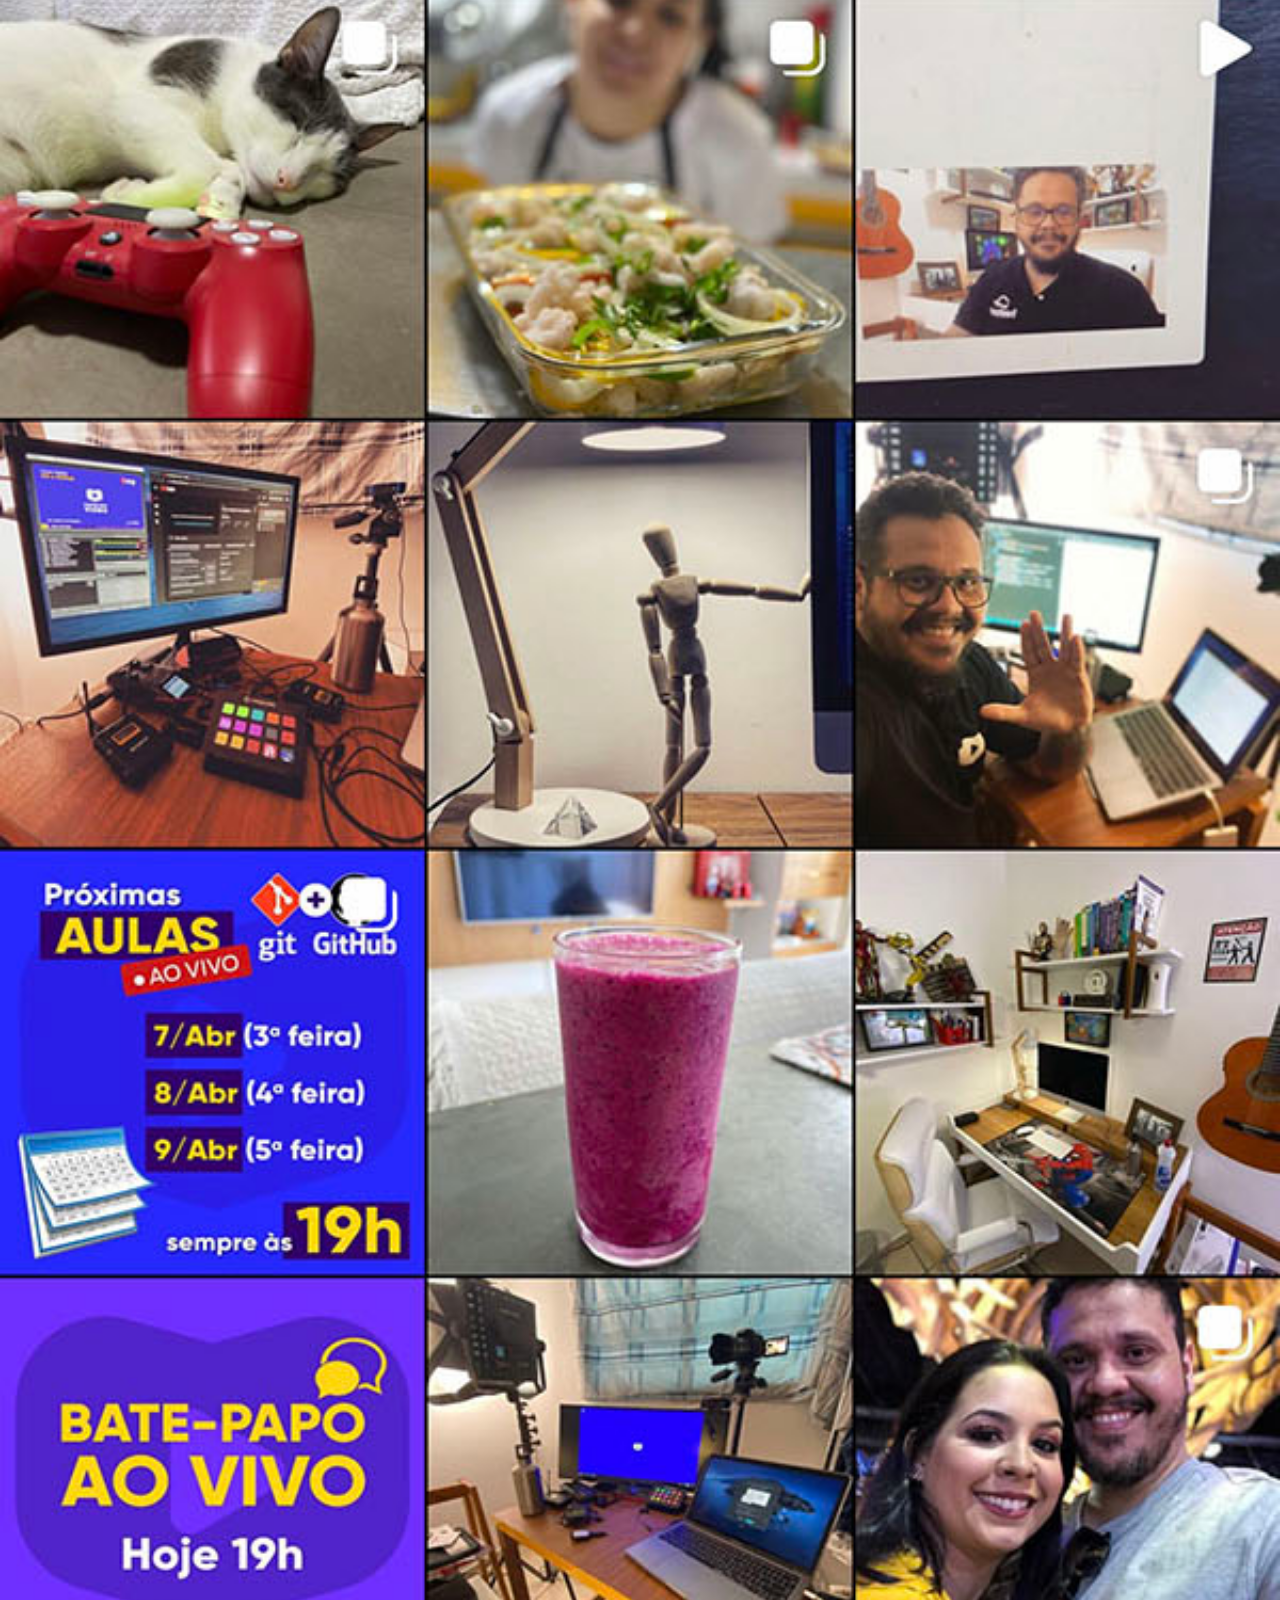
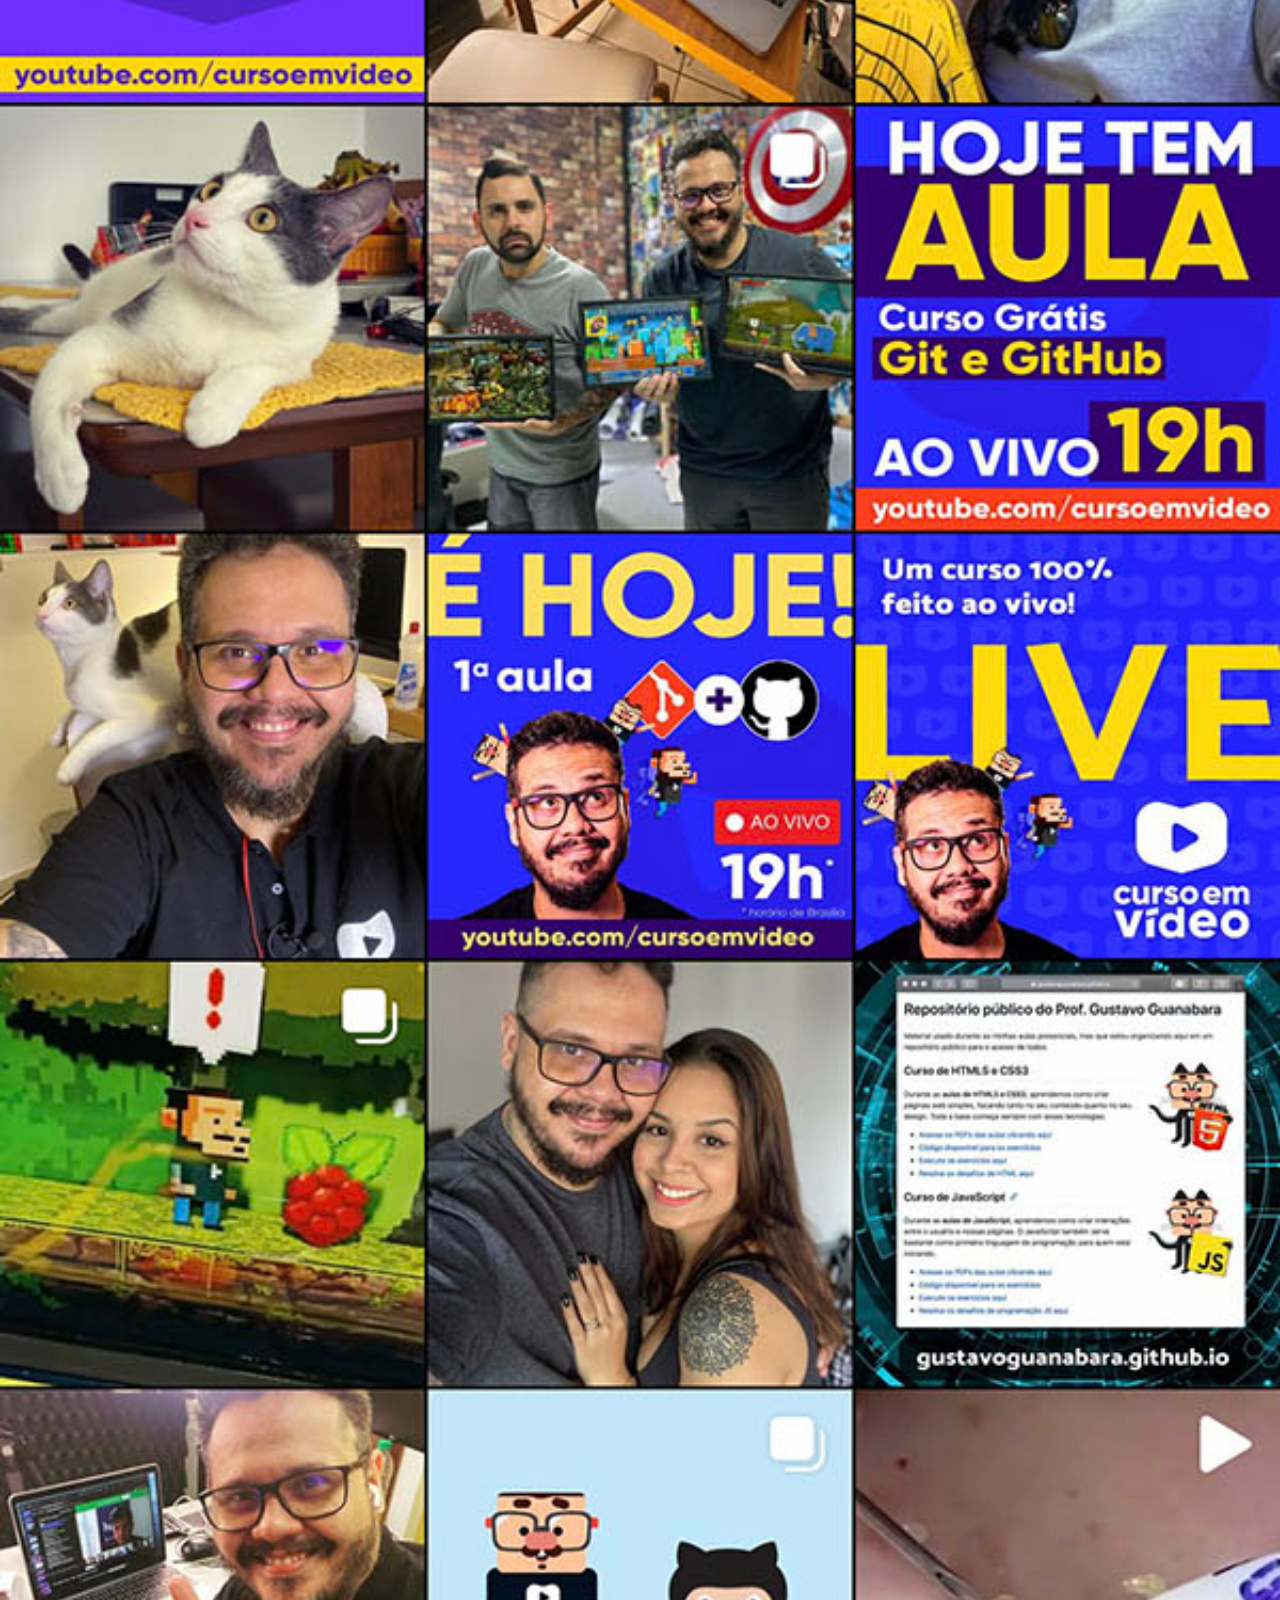
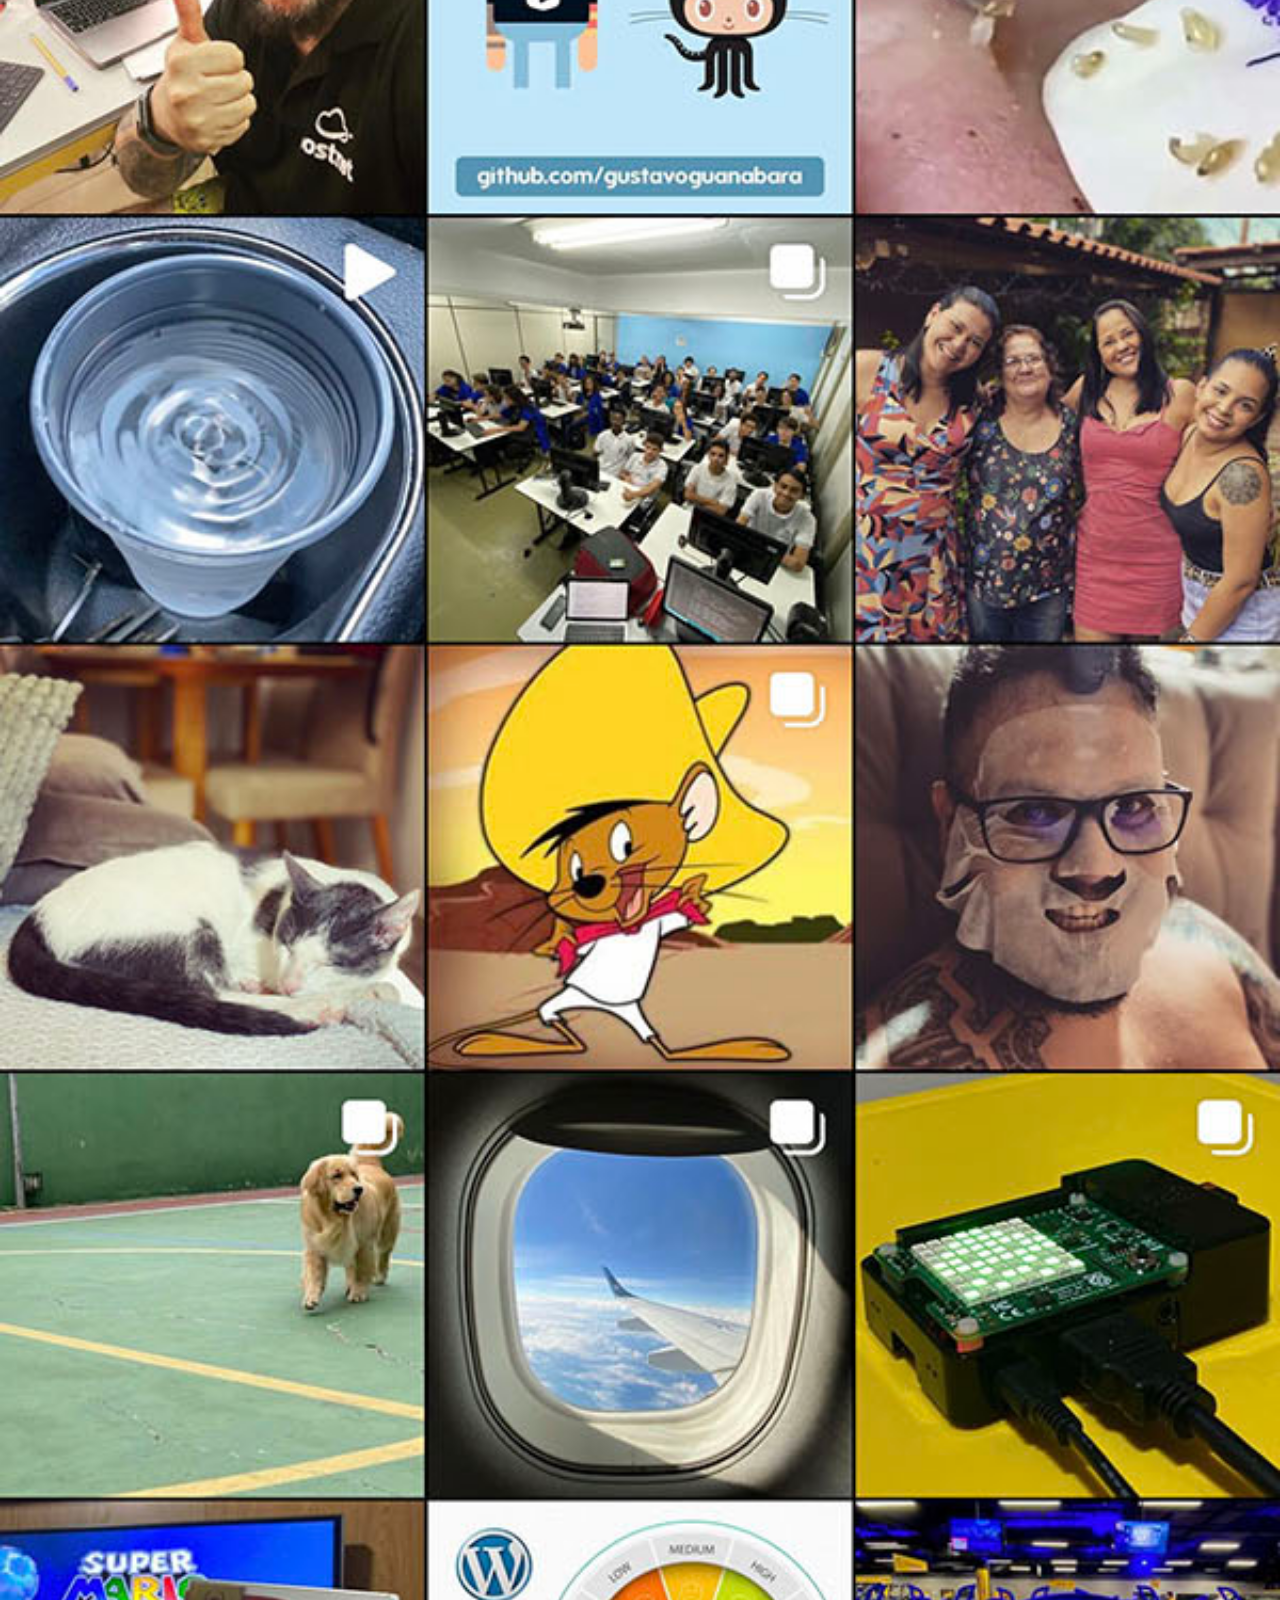
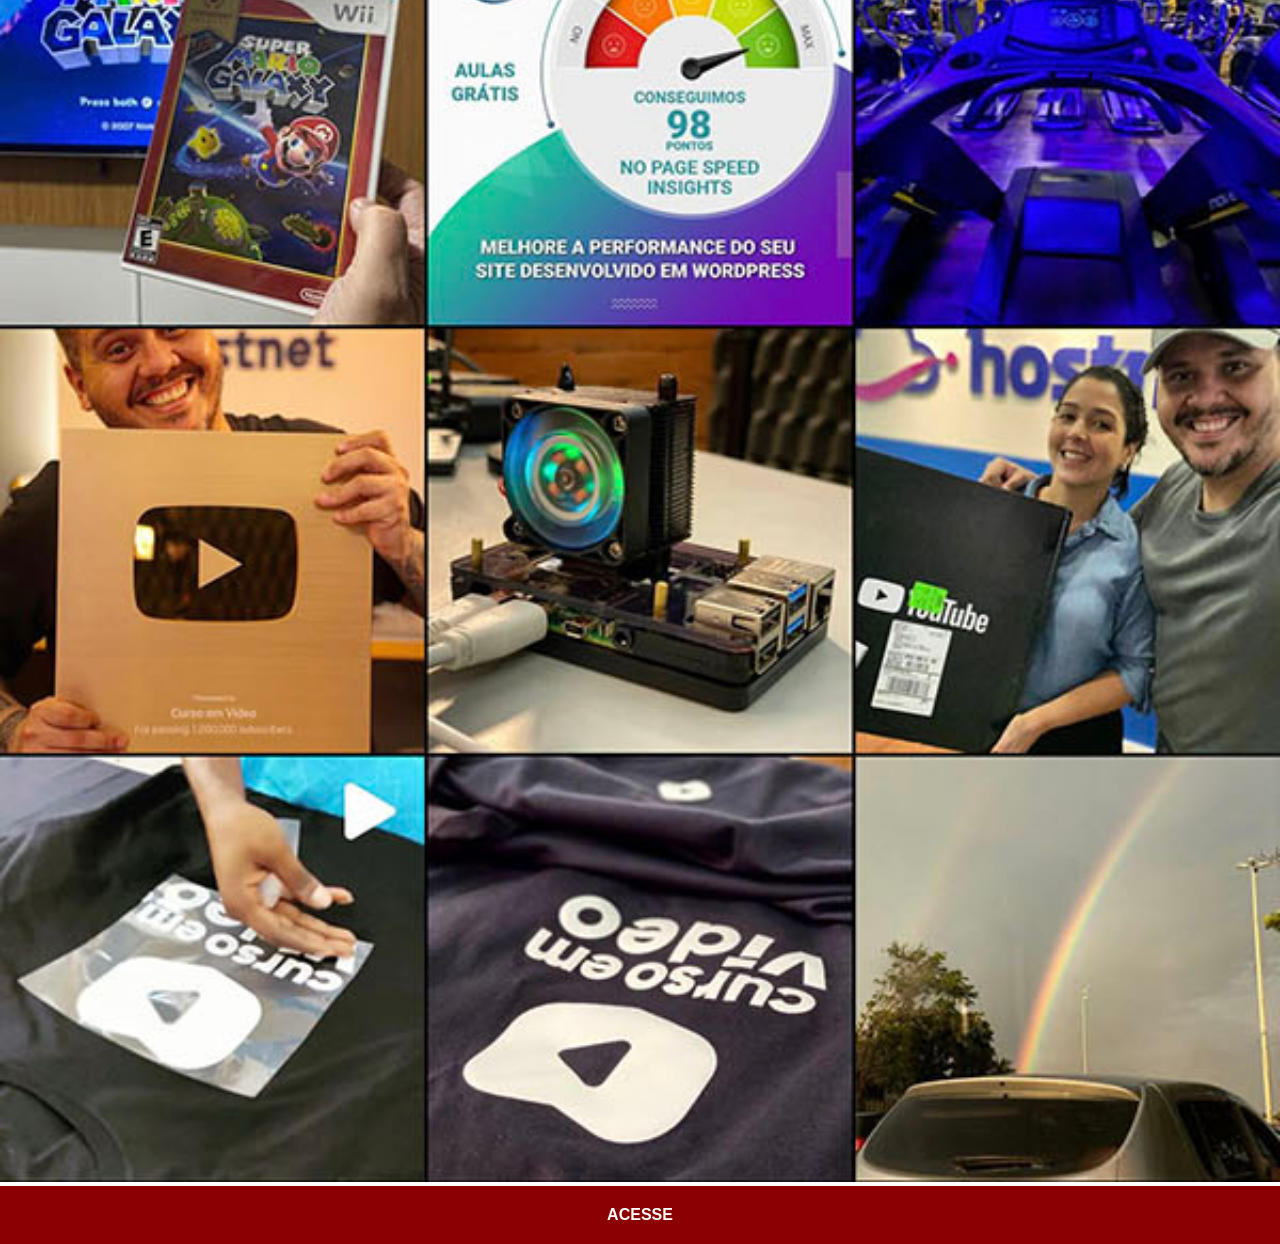
<file: instagram.html>
<!DOCTYPE html>
<html lang="pt-br">
<head>
    <meta charset="UTF-8">
    <meta name="viewport" content="width=device-width, initial-scale=1.0">
    <title>Instagram</title>
    <link rel="stylesheet" href="estilos/social.css">
</head>
<body>
    <img src="imagens/tela-instagram.jpg" alt="Instagram">
    <a href="https://www.instagram.com/cursoemvideo/" target="_blank">ACESSE</a>
</body>
</html>
</file>
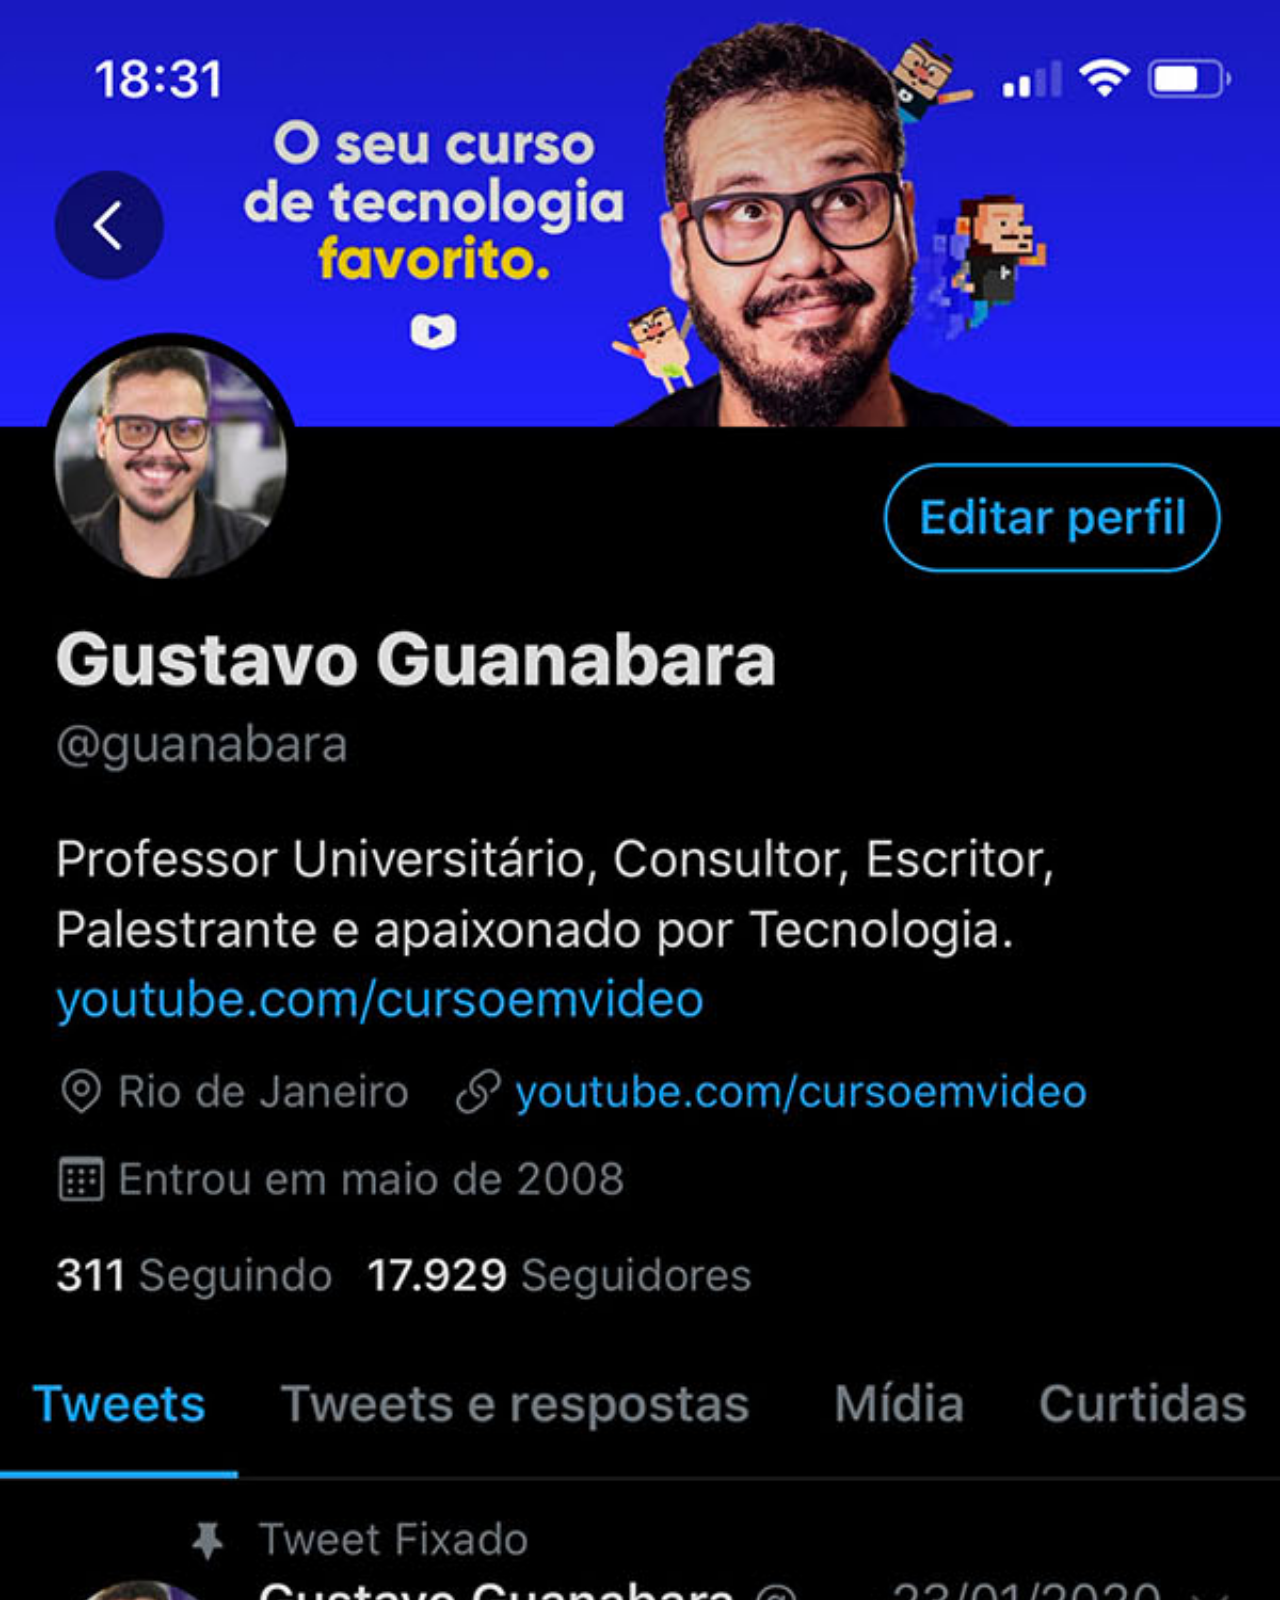
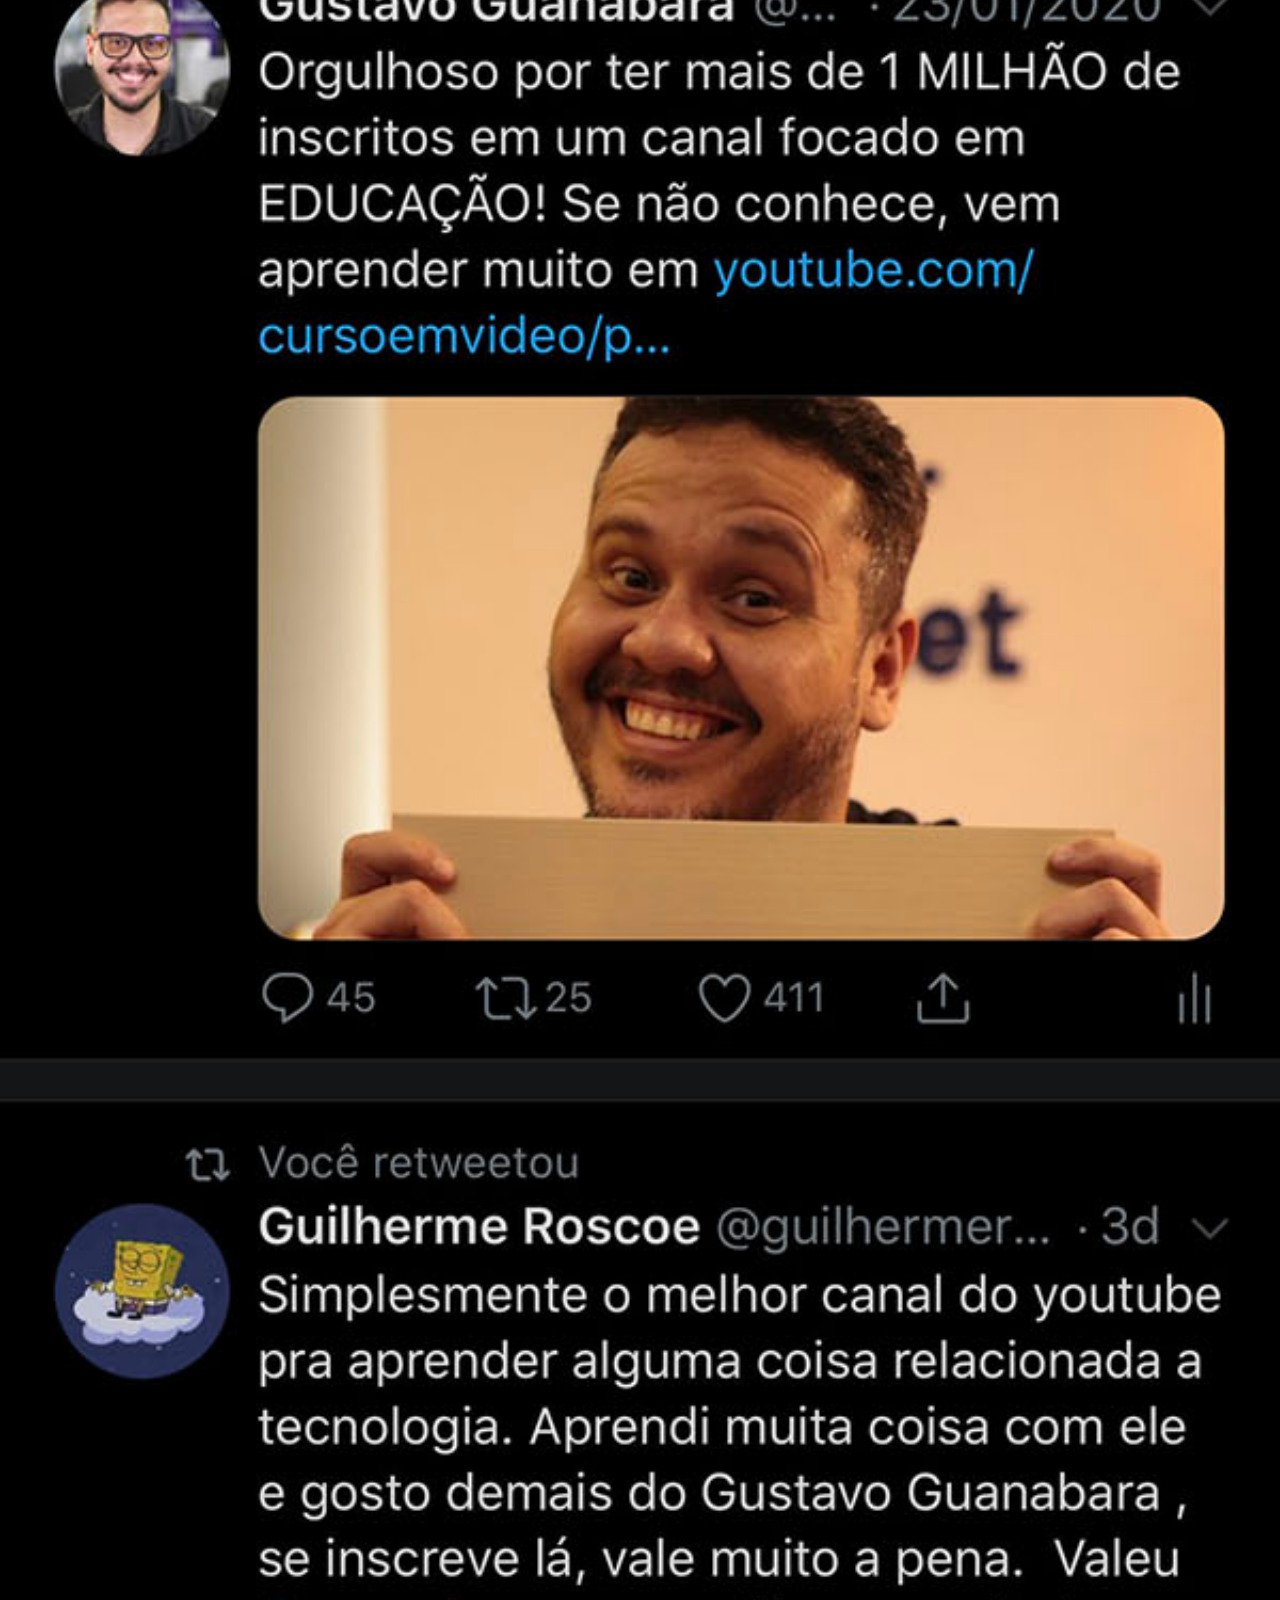
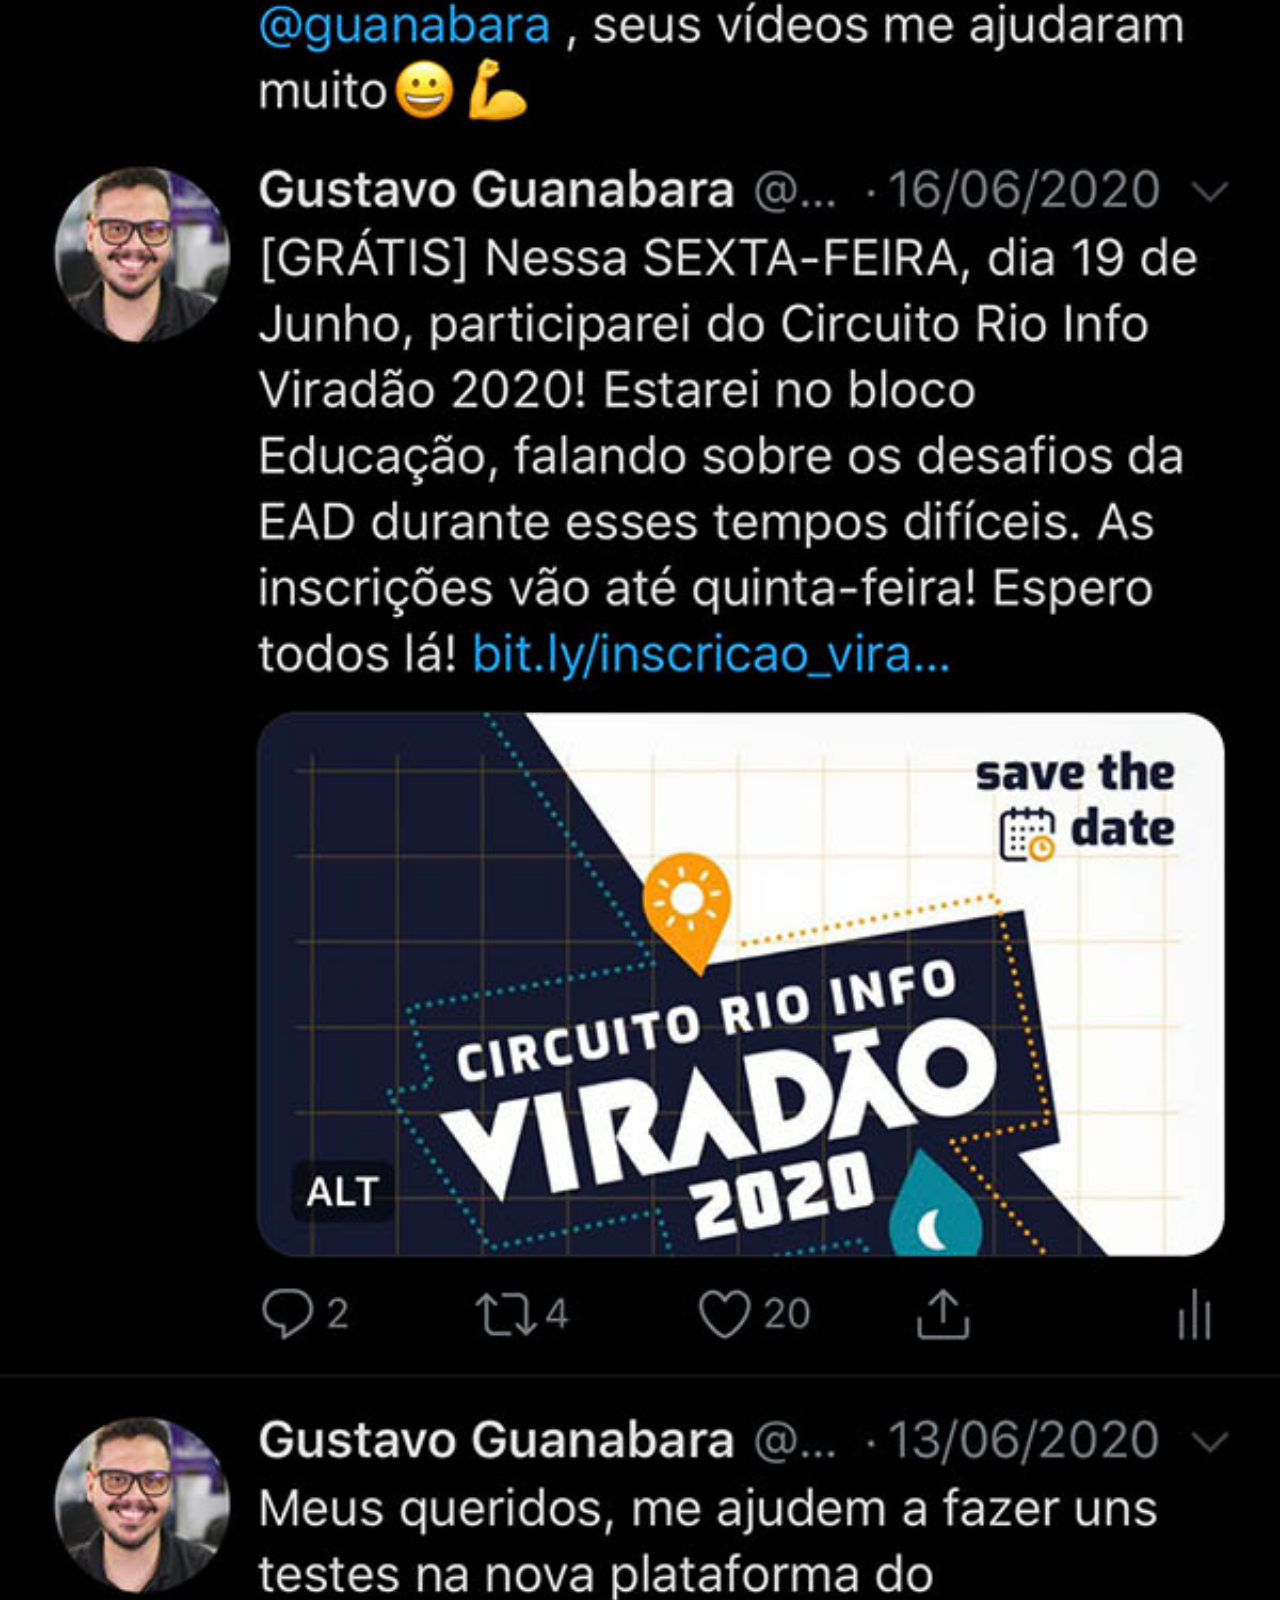
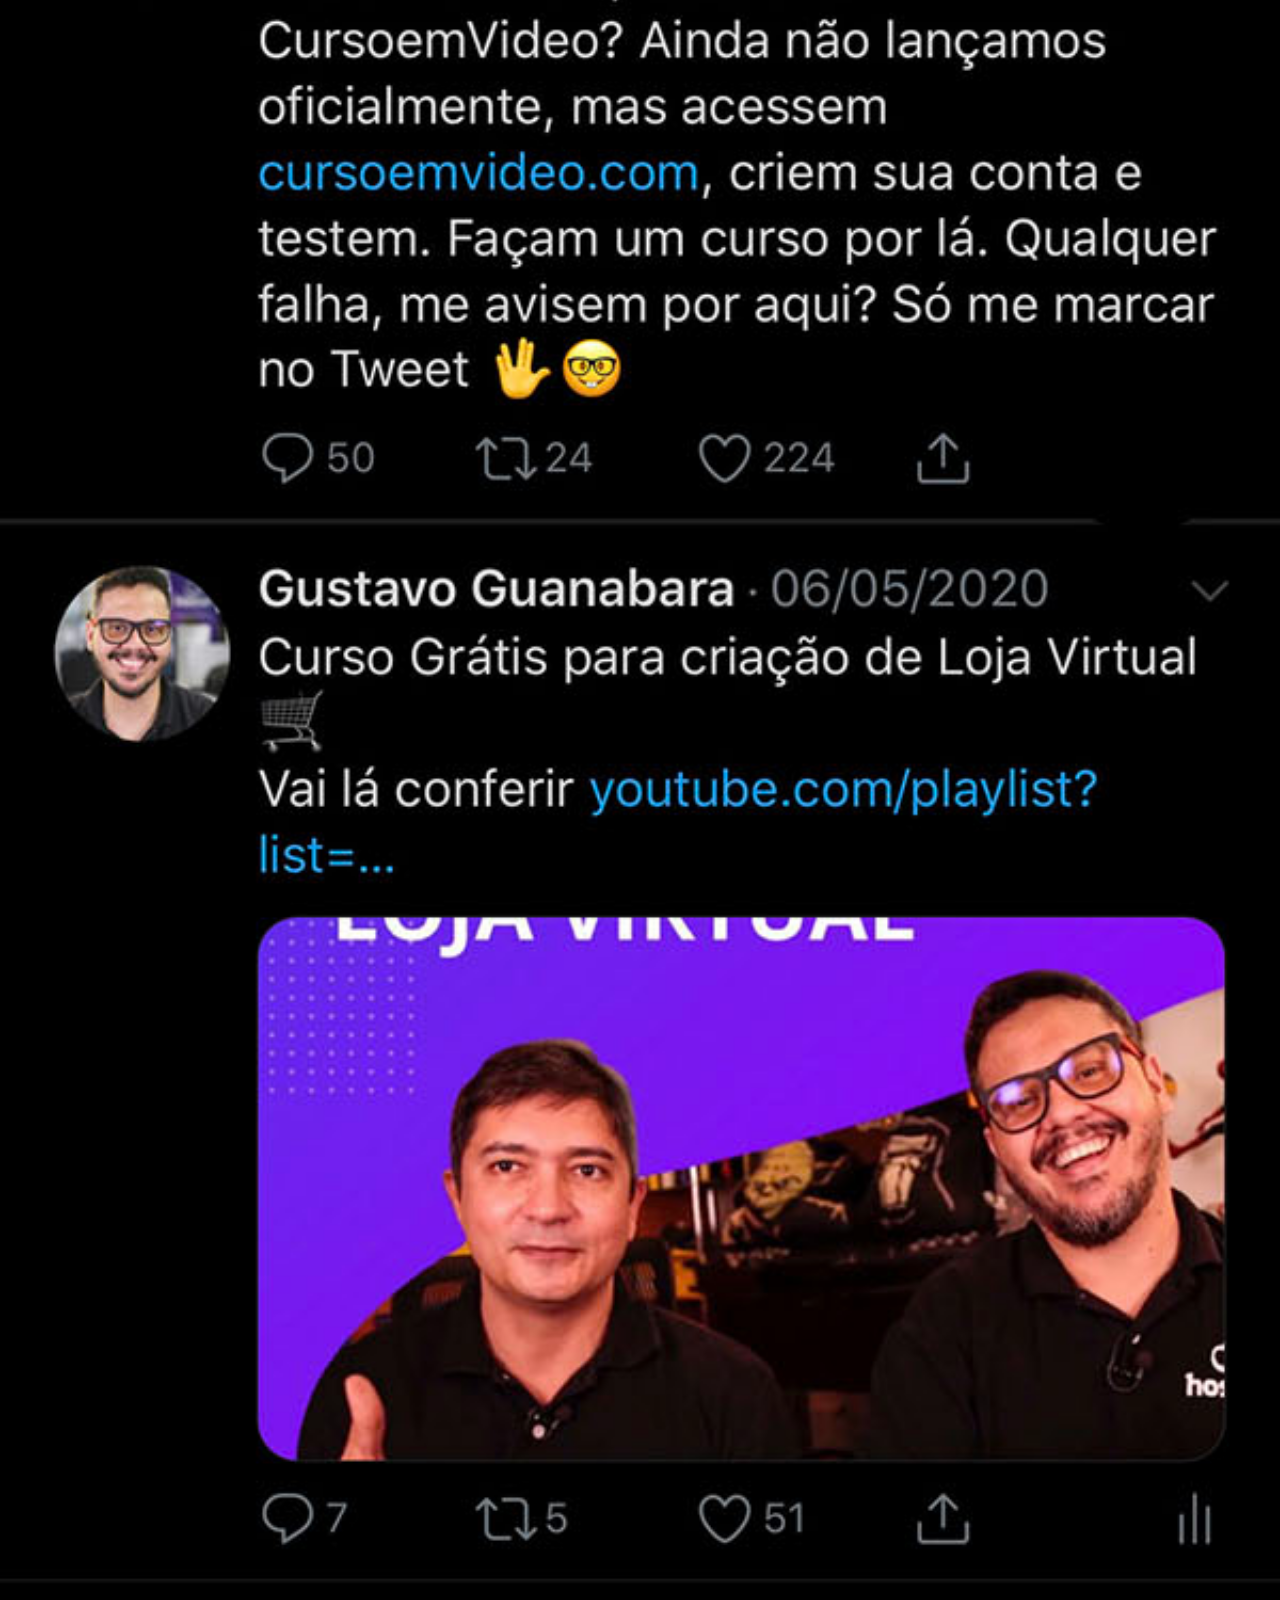
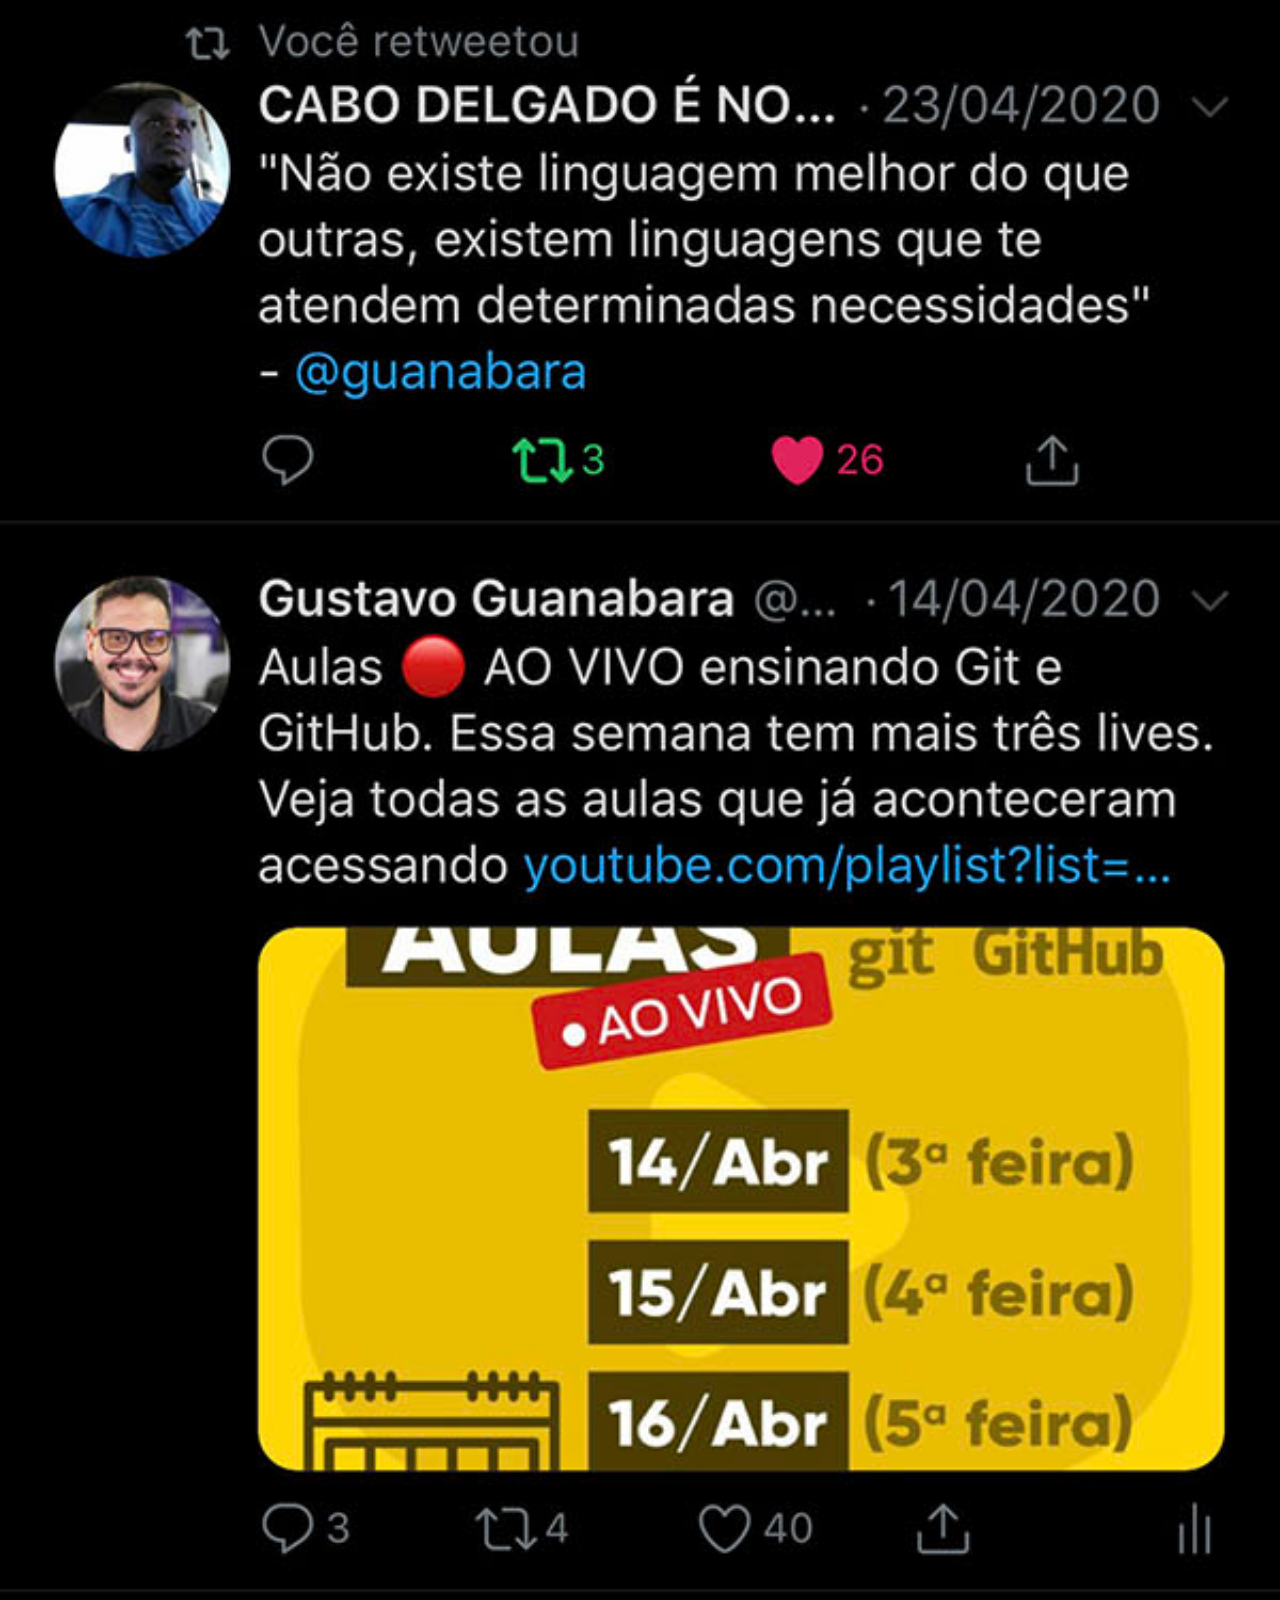
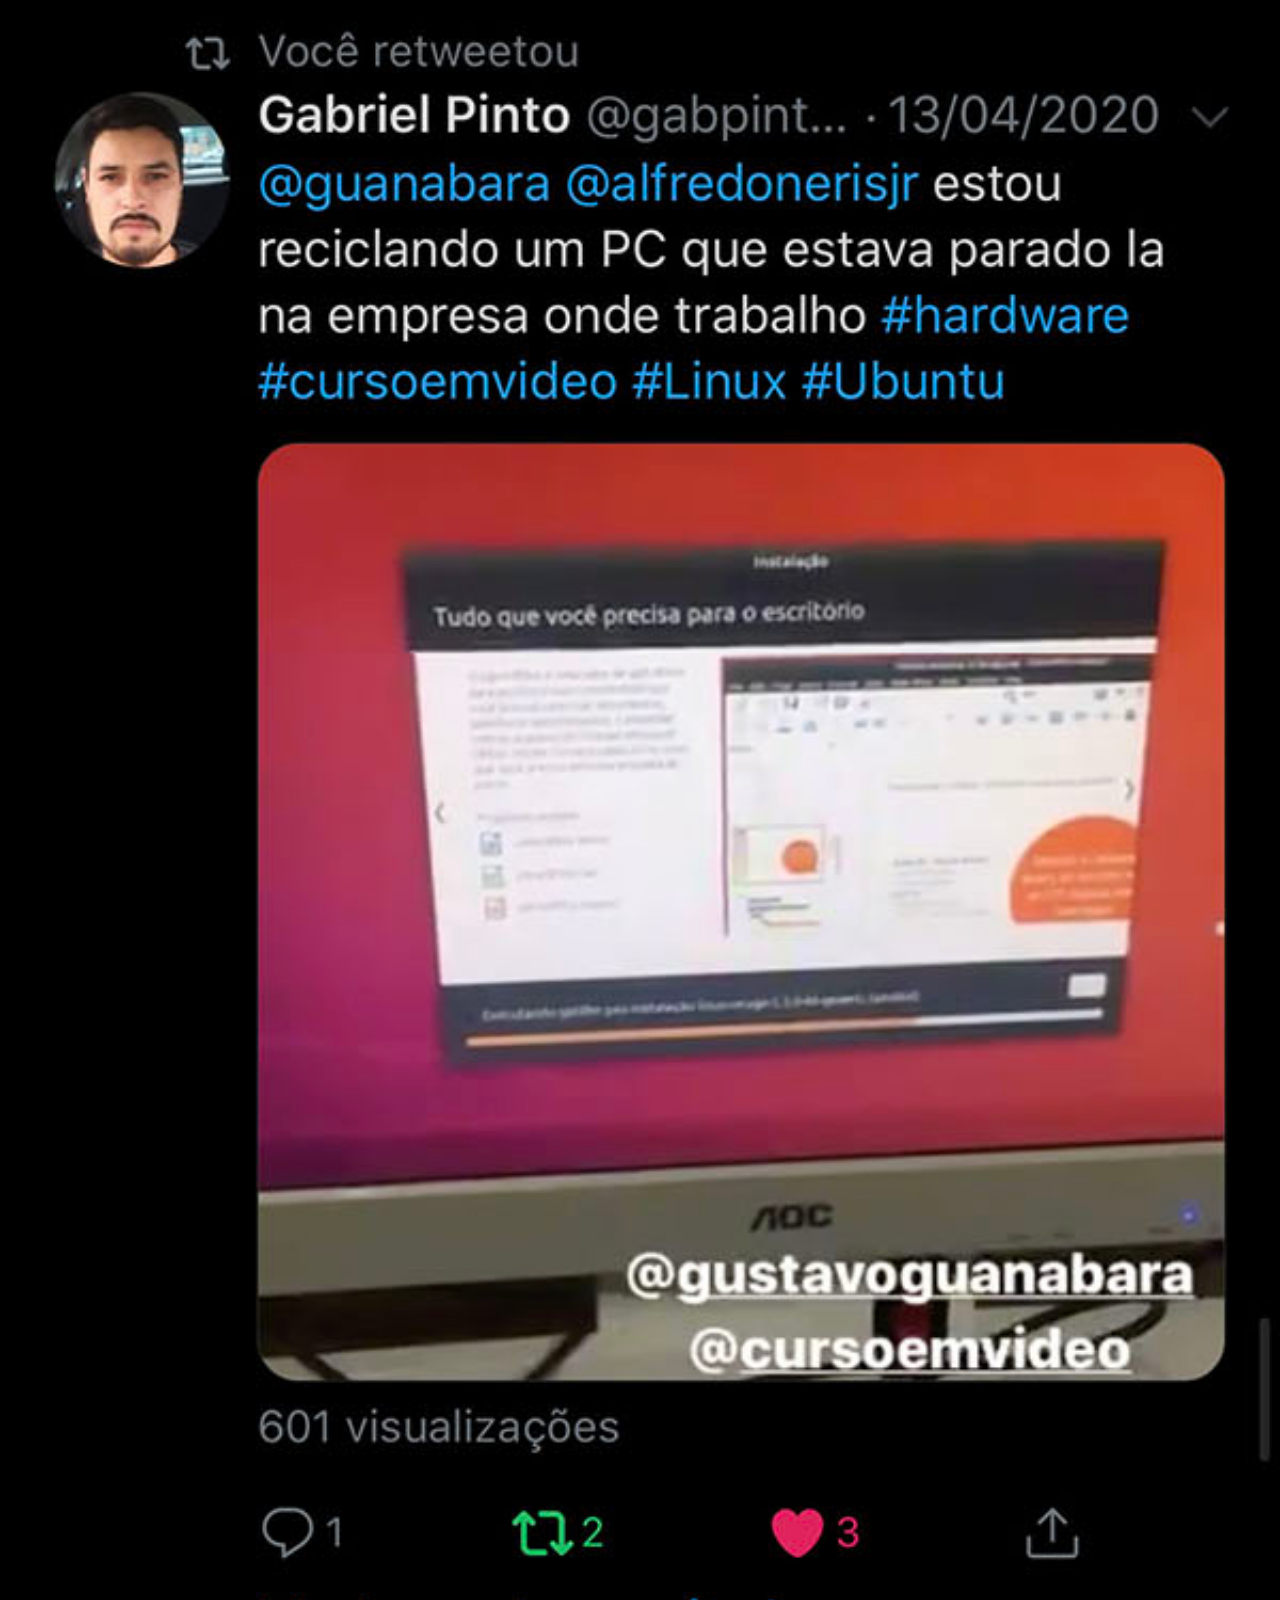
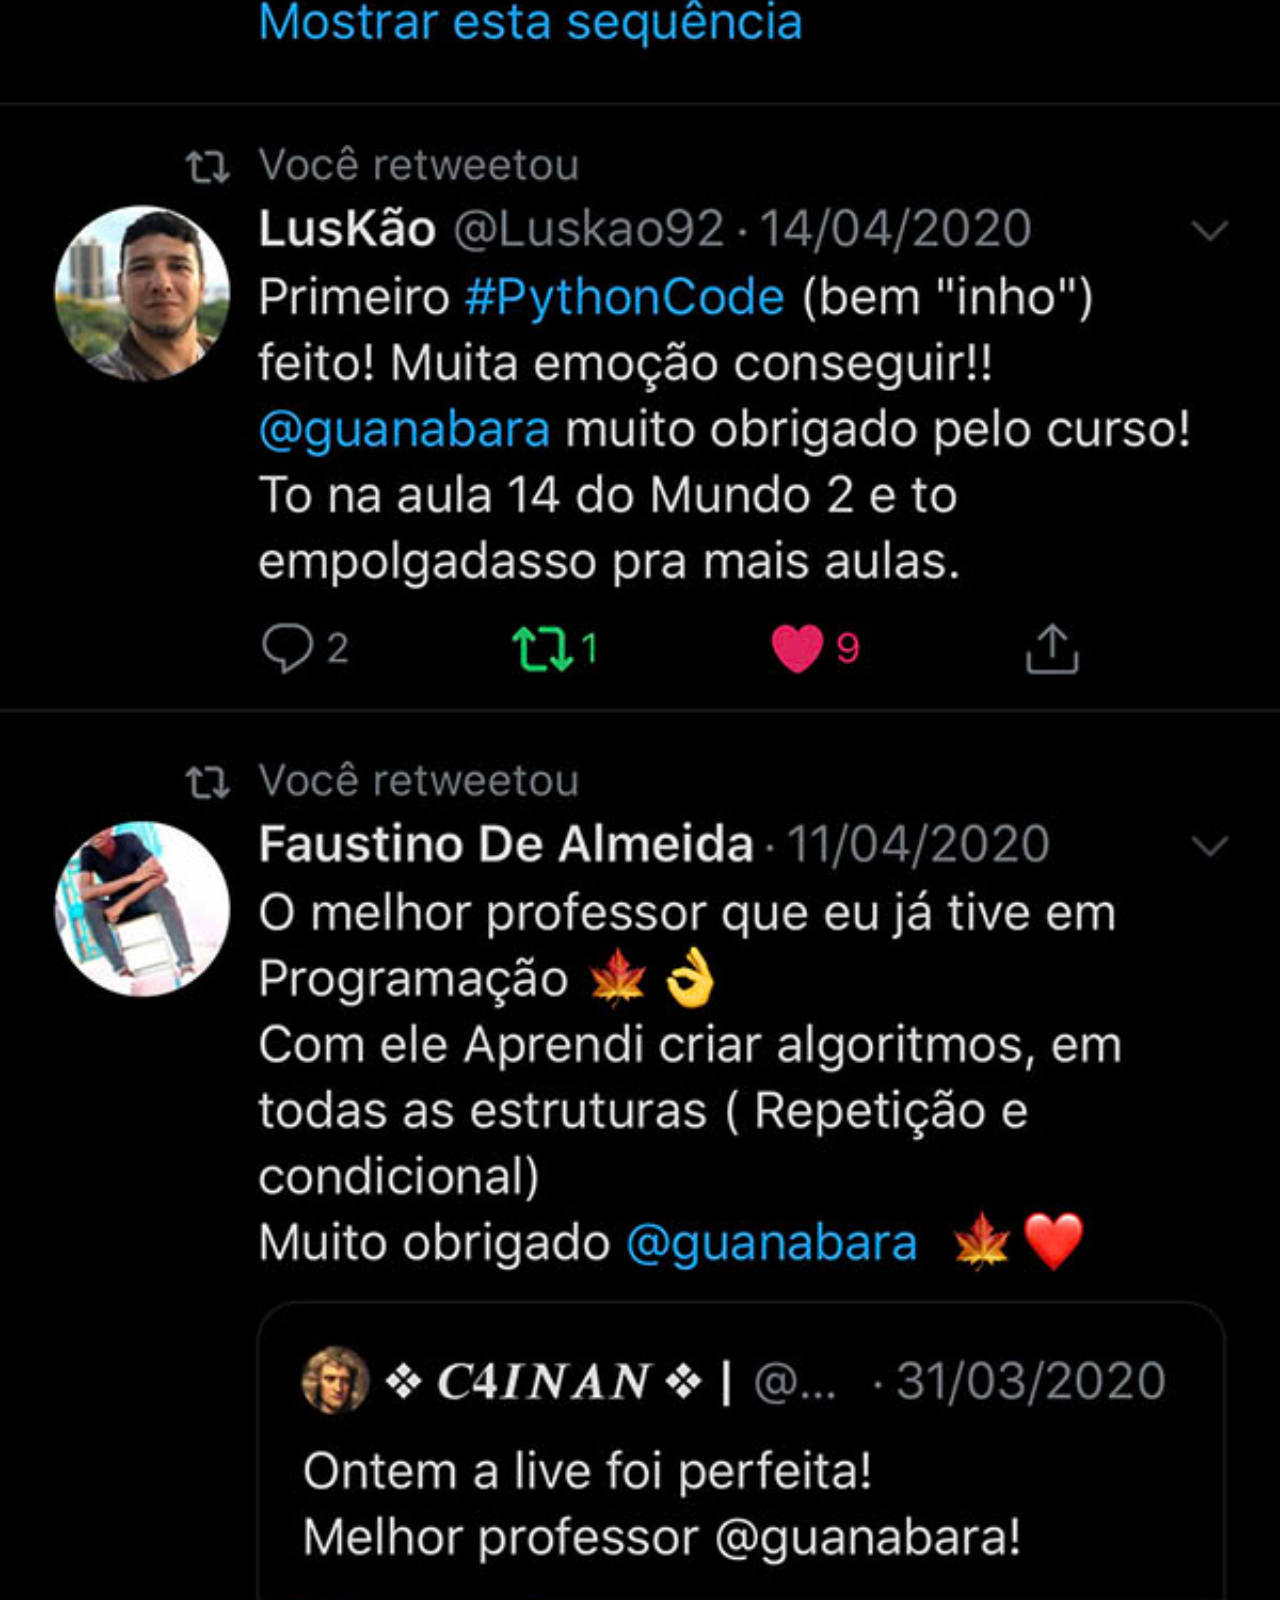
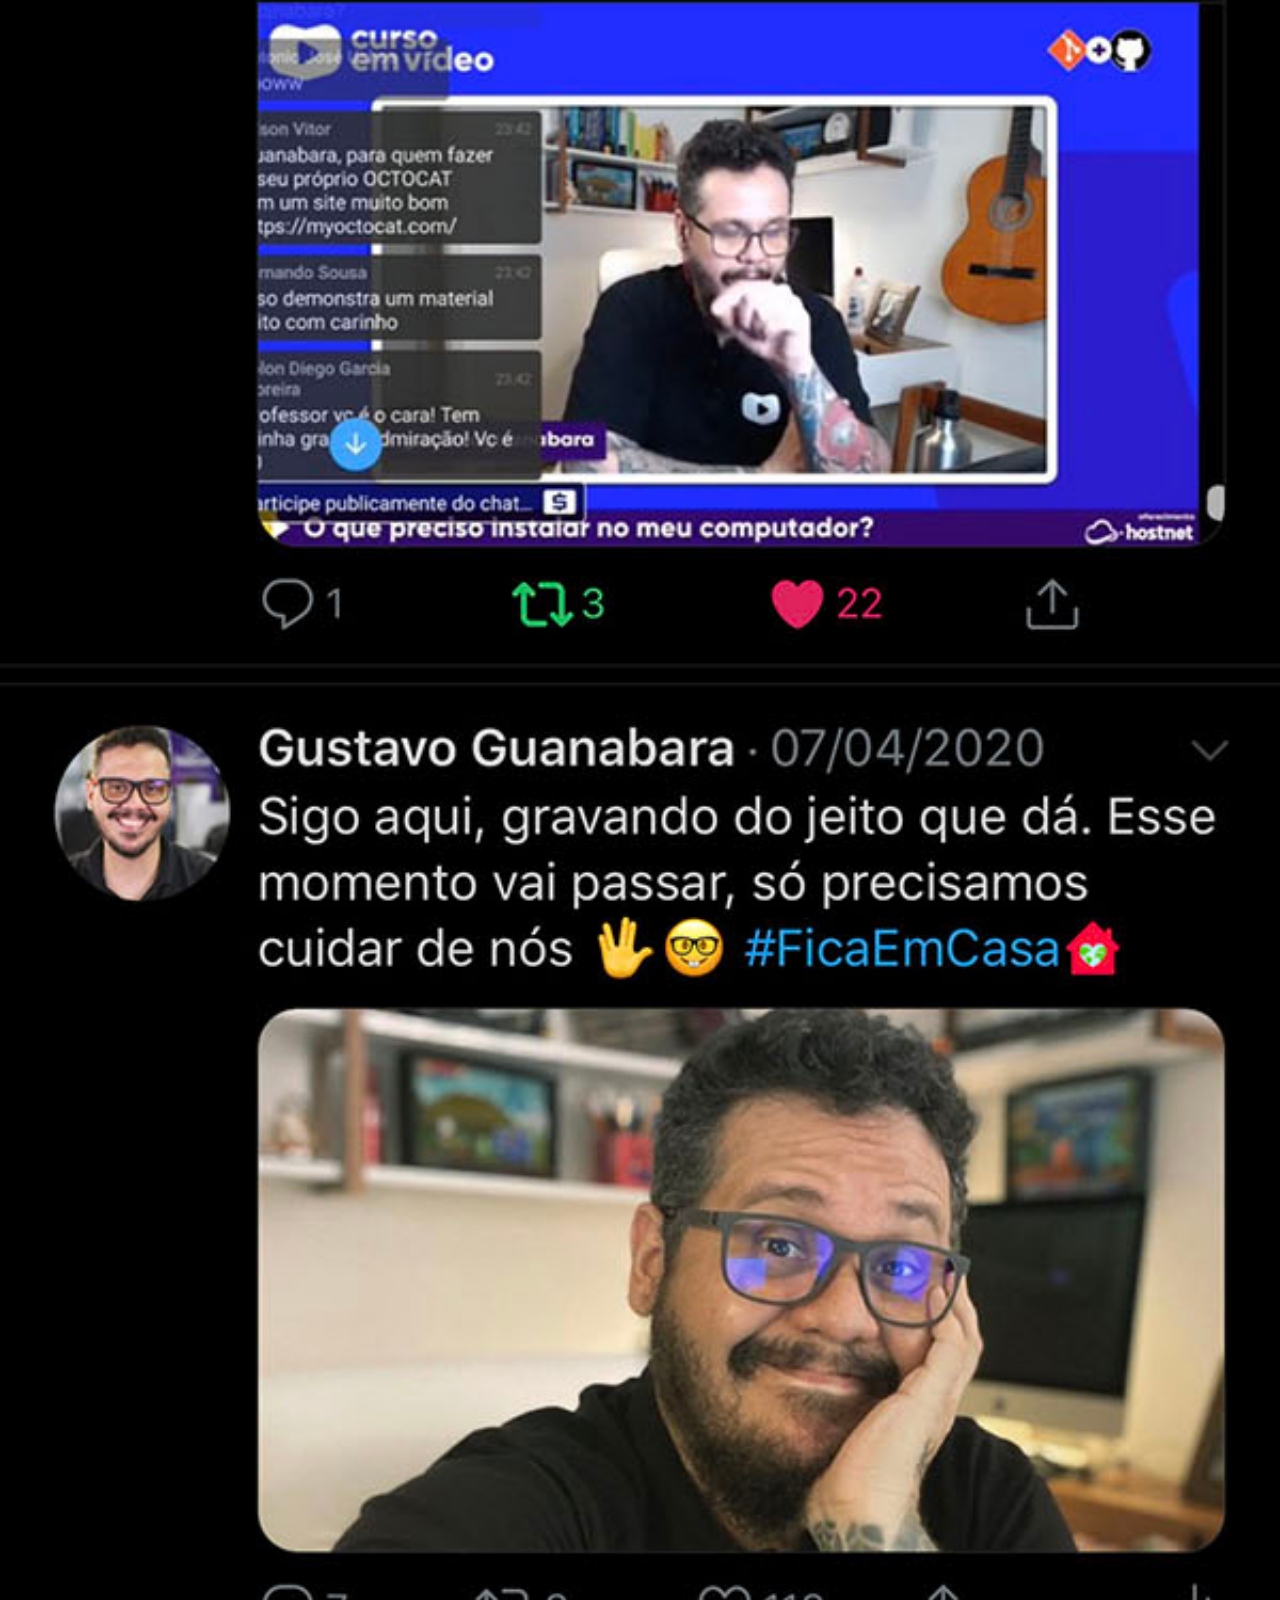
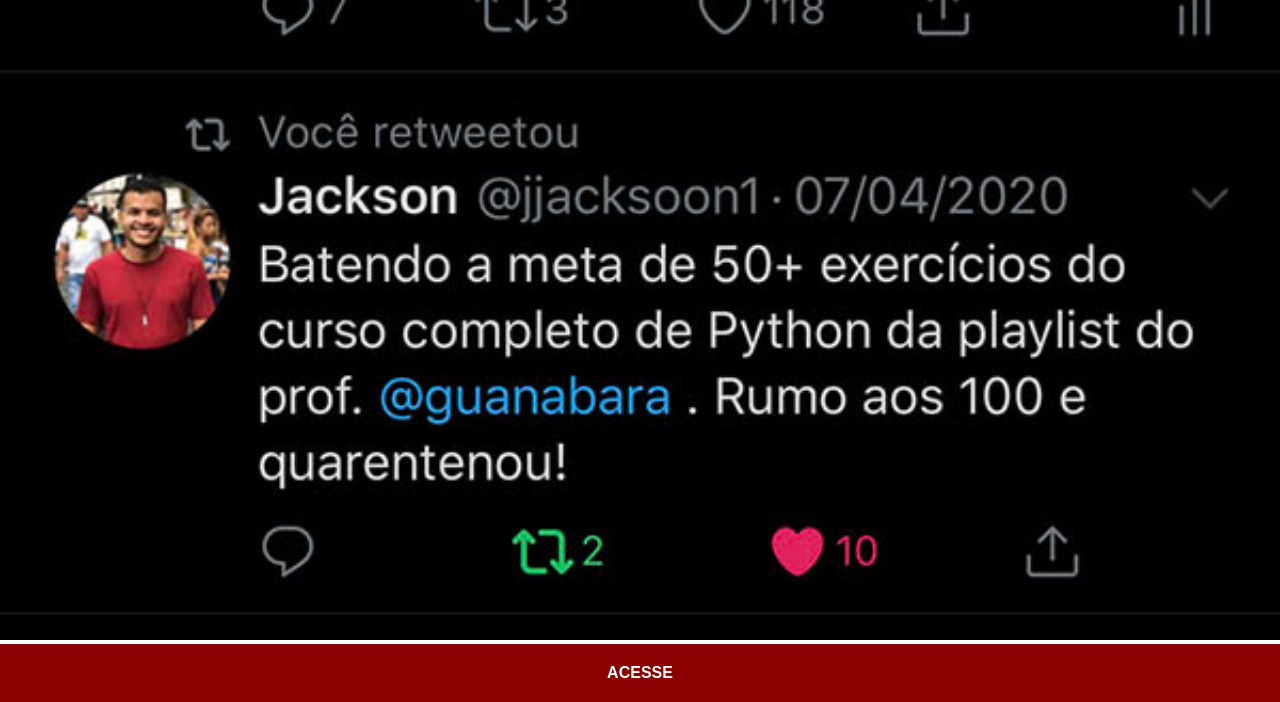
<file: twitter.html>
<!DOCTYPE html>
<html lang="pt-br">
<head>
    <meta charset="UTF-8">
    <meta name="viewport" content="width=device-width, initial-scale=1.0">
    <title>Twitter</title>
    <link rel="stylesheet" href="estilos/social.css">
</head>
<body>
    <img src="imagens/tela-twitter.jpg" alt="Twitter">
    <a href="https://x.com/cursoemvideonet?mx=2" target="_blank">ACESSE</a>
</body>
</html>
</file>
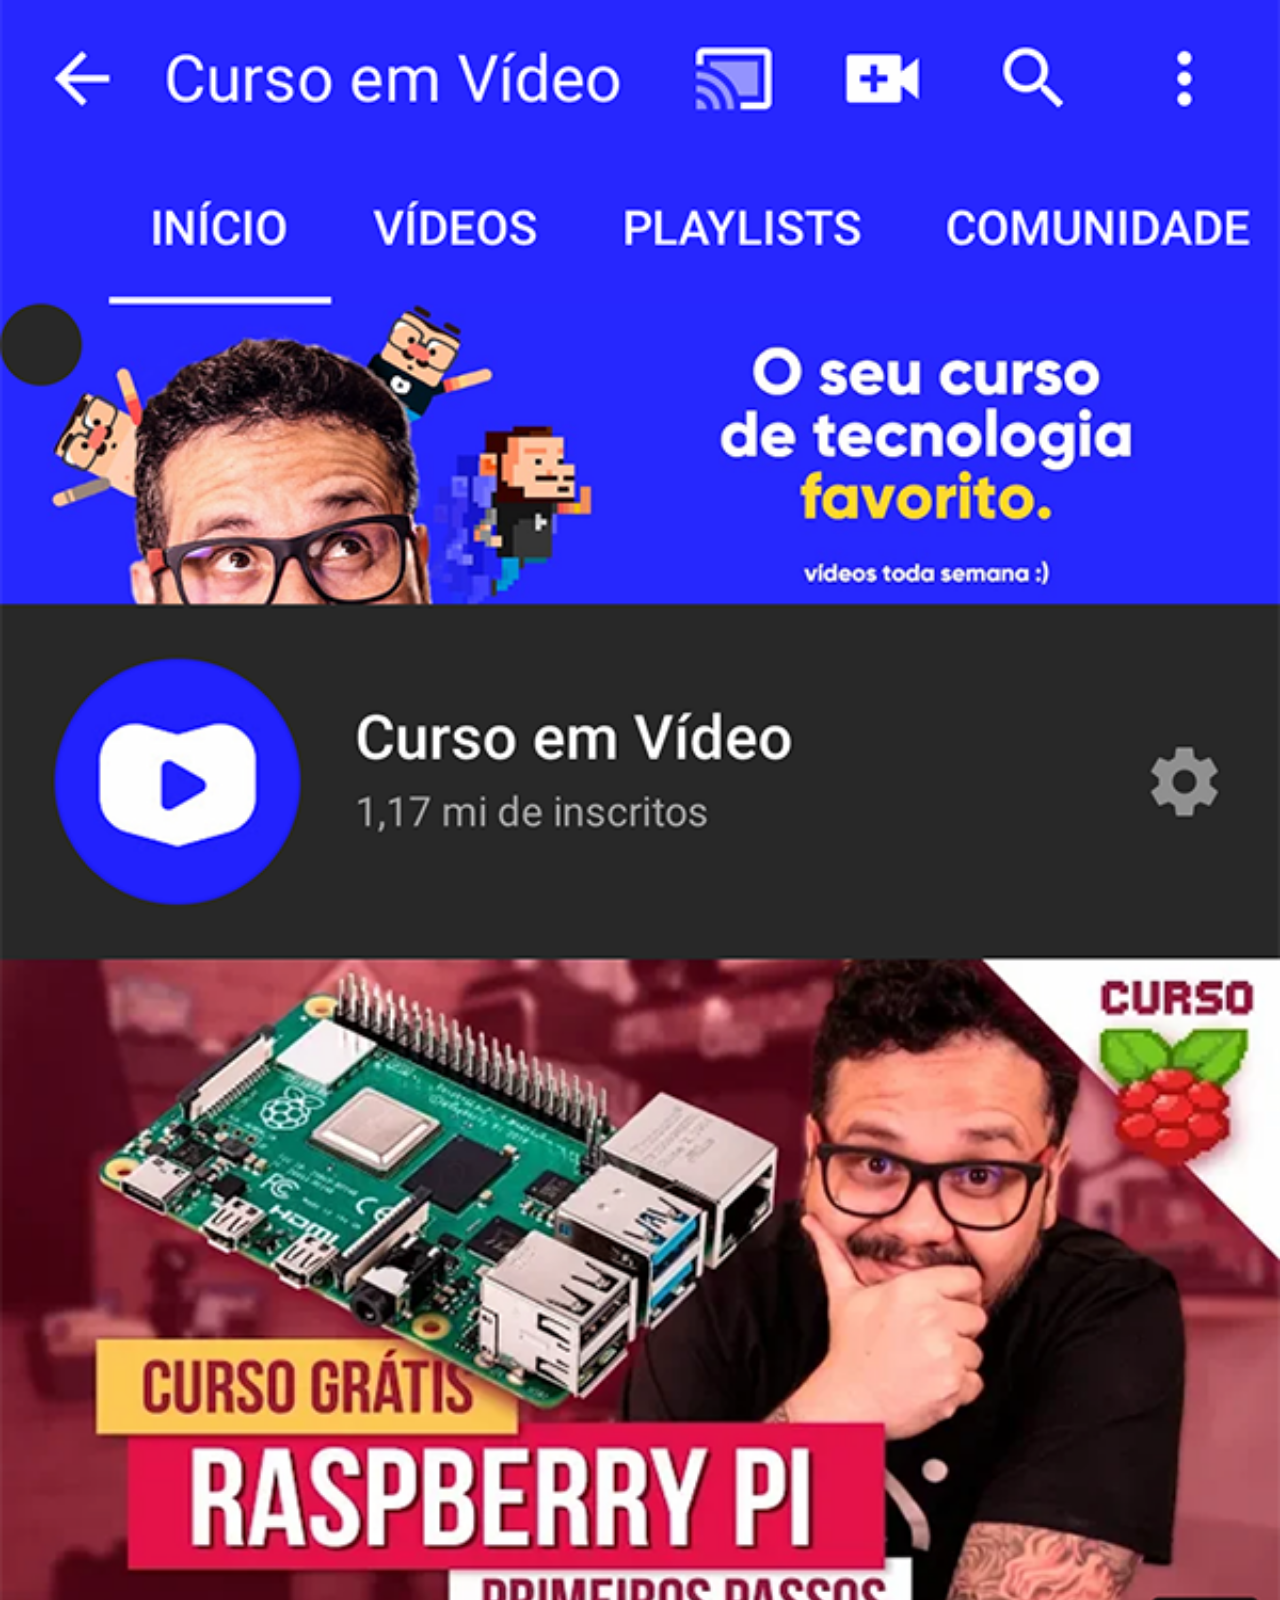
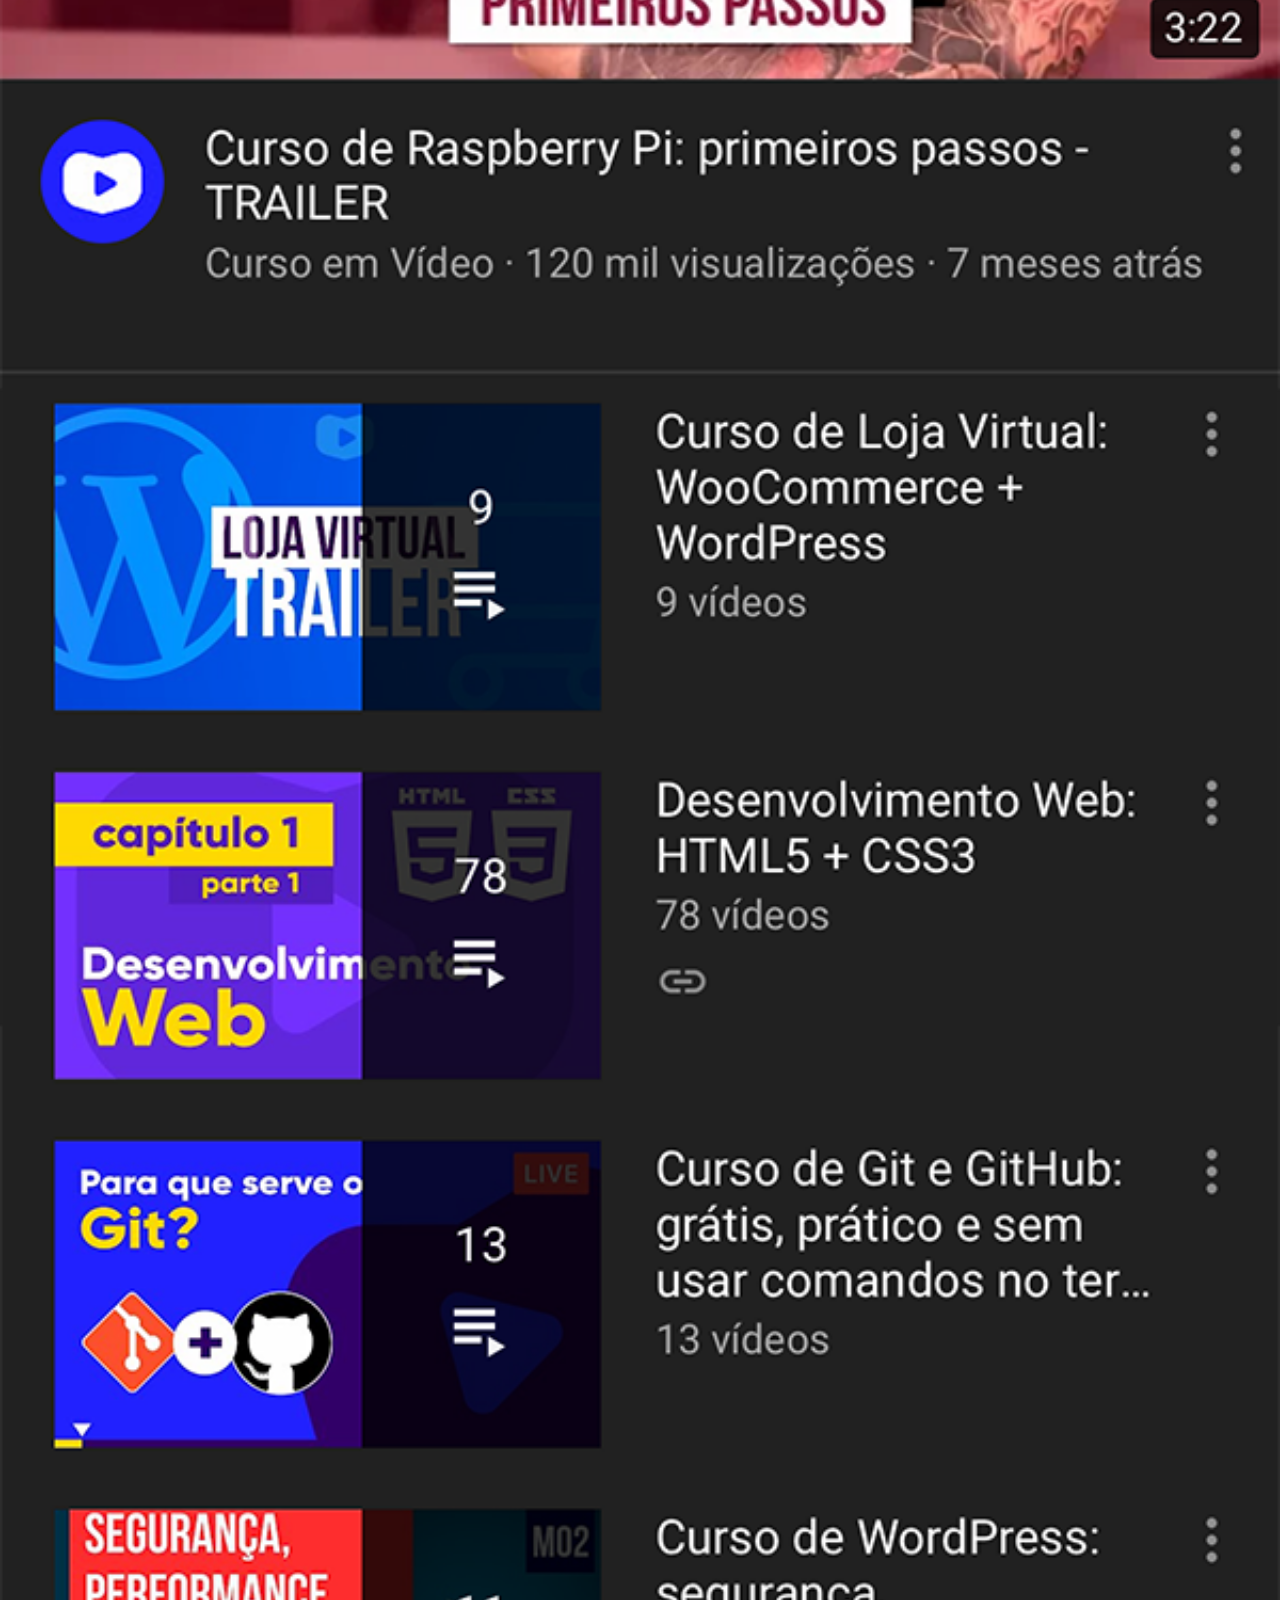
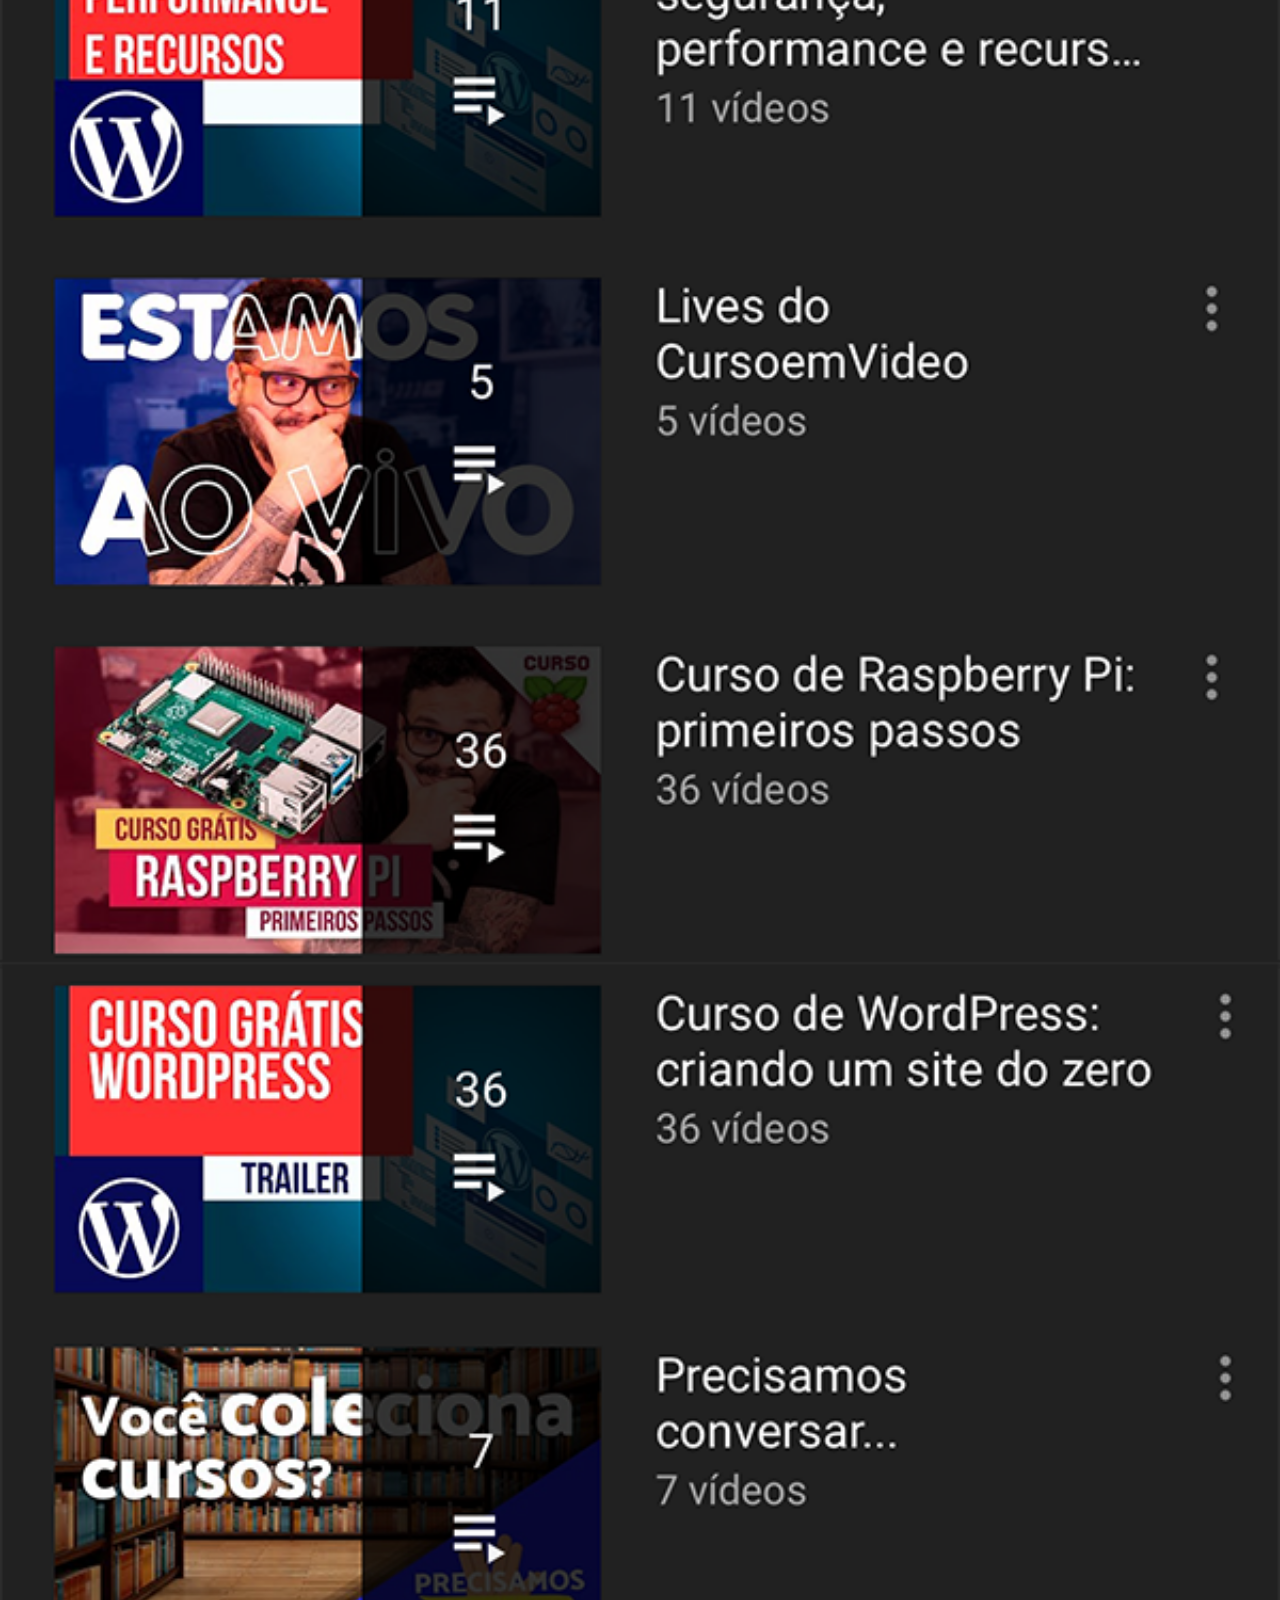
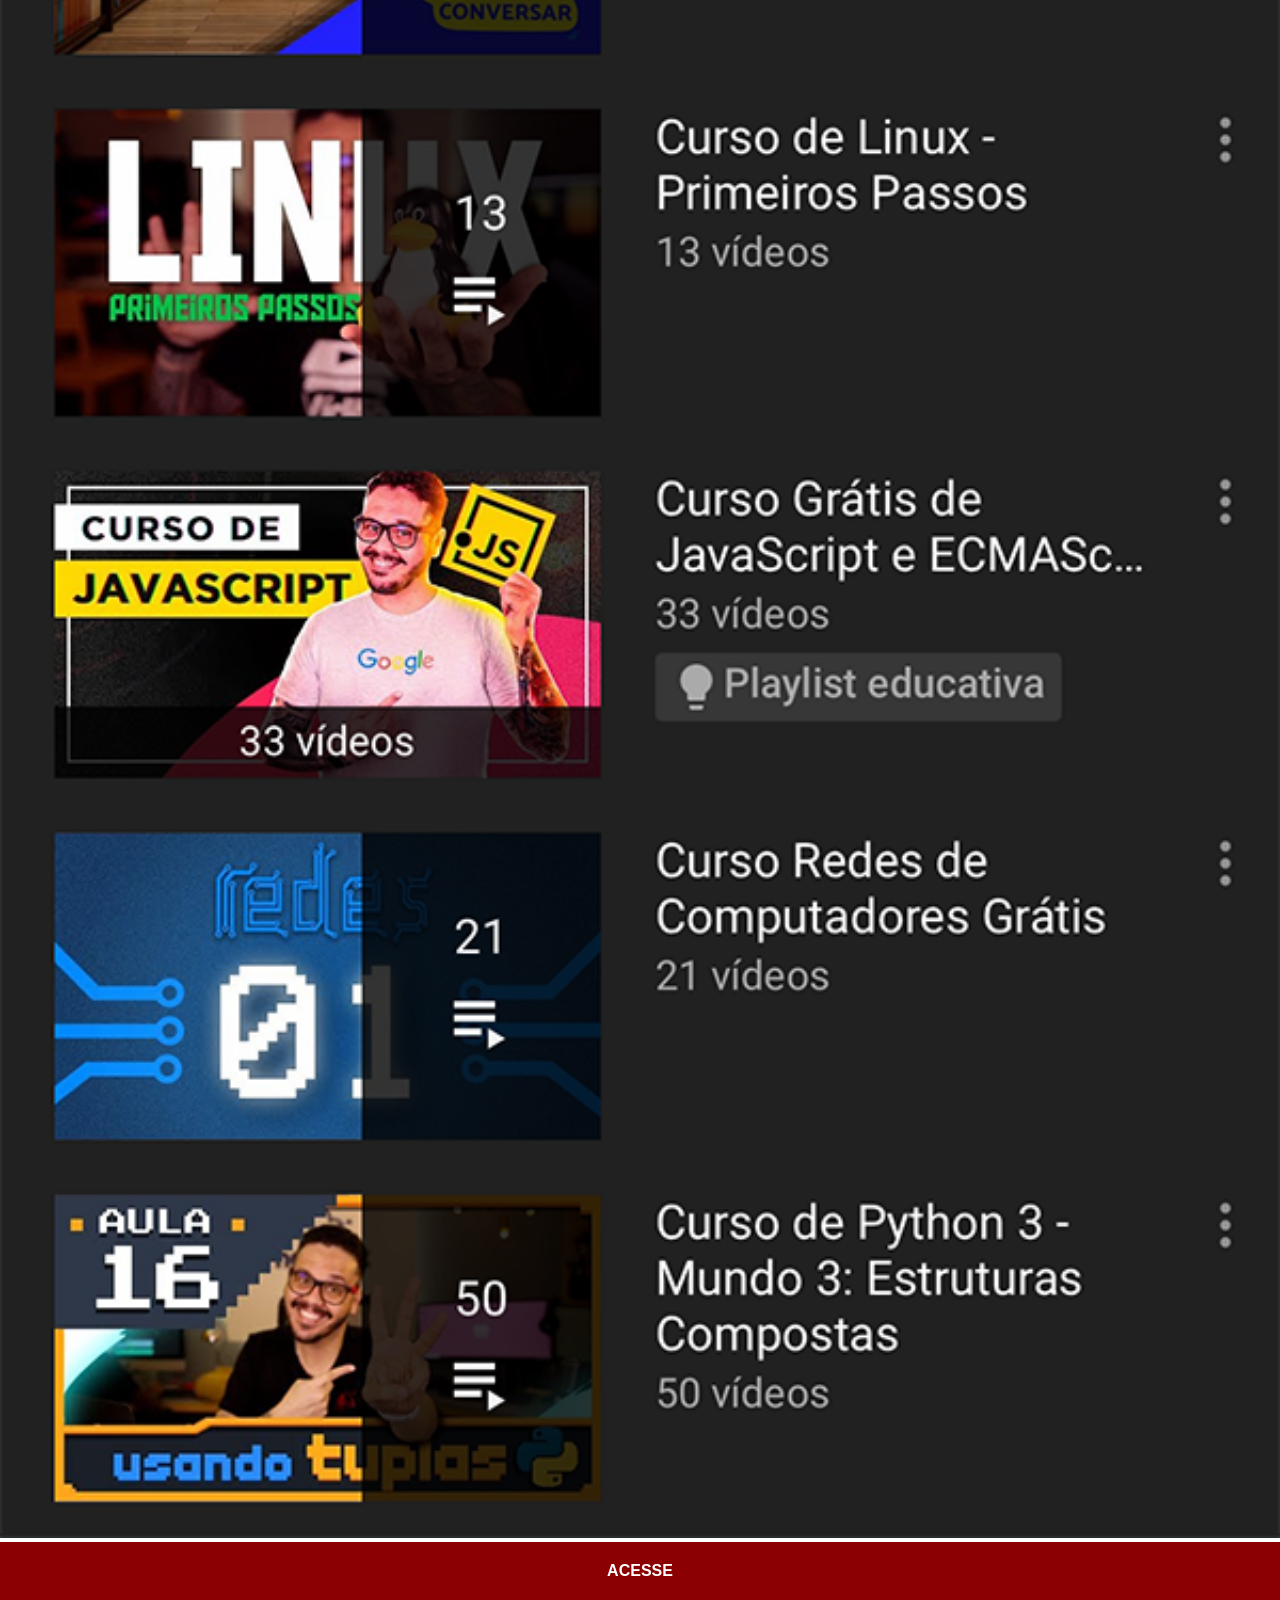
<file: youtube.html>
<!DOCTYPE html>
<html lang="pt-br">
<head>
    <meta charset="UTF-8">
    <meta name="viewport" content="width=device-width, initial-scale=1.0">
    <title>YouTube</title>
    <link rel="stylesheet" href="estilos/social.css">
</head>
<body>
    <img src="imagens/tela-youtube.png" alt="Youtube">
    <a href="https://www.youtube.com/cursoemvideo" target="_blank">ACESSE</a>
</body>
</html>
</file>
<file: estilos/style.css>
@charset "UTF-8";

* {
    margin: 0;
    padding: 0;
    font-family: Arial, Helvetica, sans-serif;
}

html, body {
    height: 100vh;
    width: 100vw;
    background-color: black;
}

body {
    background: url('../imagens/fundo-madeira.jpg');
    background-size: cover;
    background-attachment: fixed;
}

main {
    height: 100vh;
    position: relative;
}

section#telefone {
    position: absolute;
    top: 50%;
    left: 50%;
    transform: translate(-50%, -50%);

    height: 627px;
    width: 311px;
    background: url('../imagens/frame-iphone.png')no-repeat;
}

iframe#tela {
    position: relative;
    top: 50px;
    left: 22px;
    width: 267px;
    height: 471px;
}

section#redes-sociais {
    text-align: right;
}

section#redes-sociais img {
    width: 50px;
    margin: 10px;
    border-radius: 50%;
    box-shadow: 2px 2px 5px rgba(0, 0, 0, 0.411);
}

section#redes-sociais img:hover {
    border: 2px solid rgba(255, 255, 255, 0.671);
    transform: translate(-3px, -3px);
    box-shadow: 5px 5-x 10px rgba(0, 0, 0, 0.582);
    transition: transform .3s, border 1s;
    
}
</file>
<file: estilos/social.css>
@charset "UTF-8";

* {
    margin: 0px;
    padding: 0px;
    font-family: Arial, Helvetica, sans-serif;
}

::-webkit-scrollbar {
    width: 0px;
    height: 0px;
}

img {
    width: 100vw;
}

a {
    display: block;
    background-color: darkred;
    color: white;
    padding: 20px;
    text-align: center;
    font-weight: bolder;
    text-decoration: none;
}

a:hover {
    background-color: red;
}
</file>
